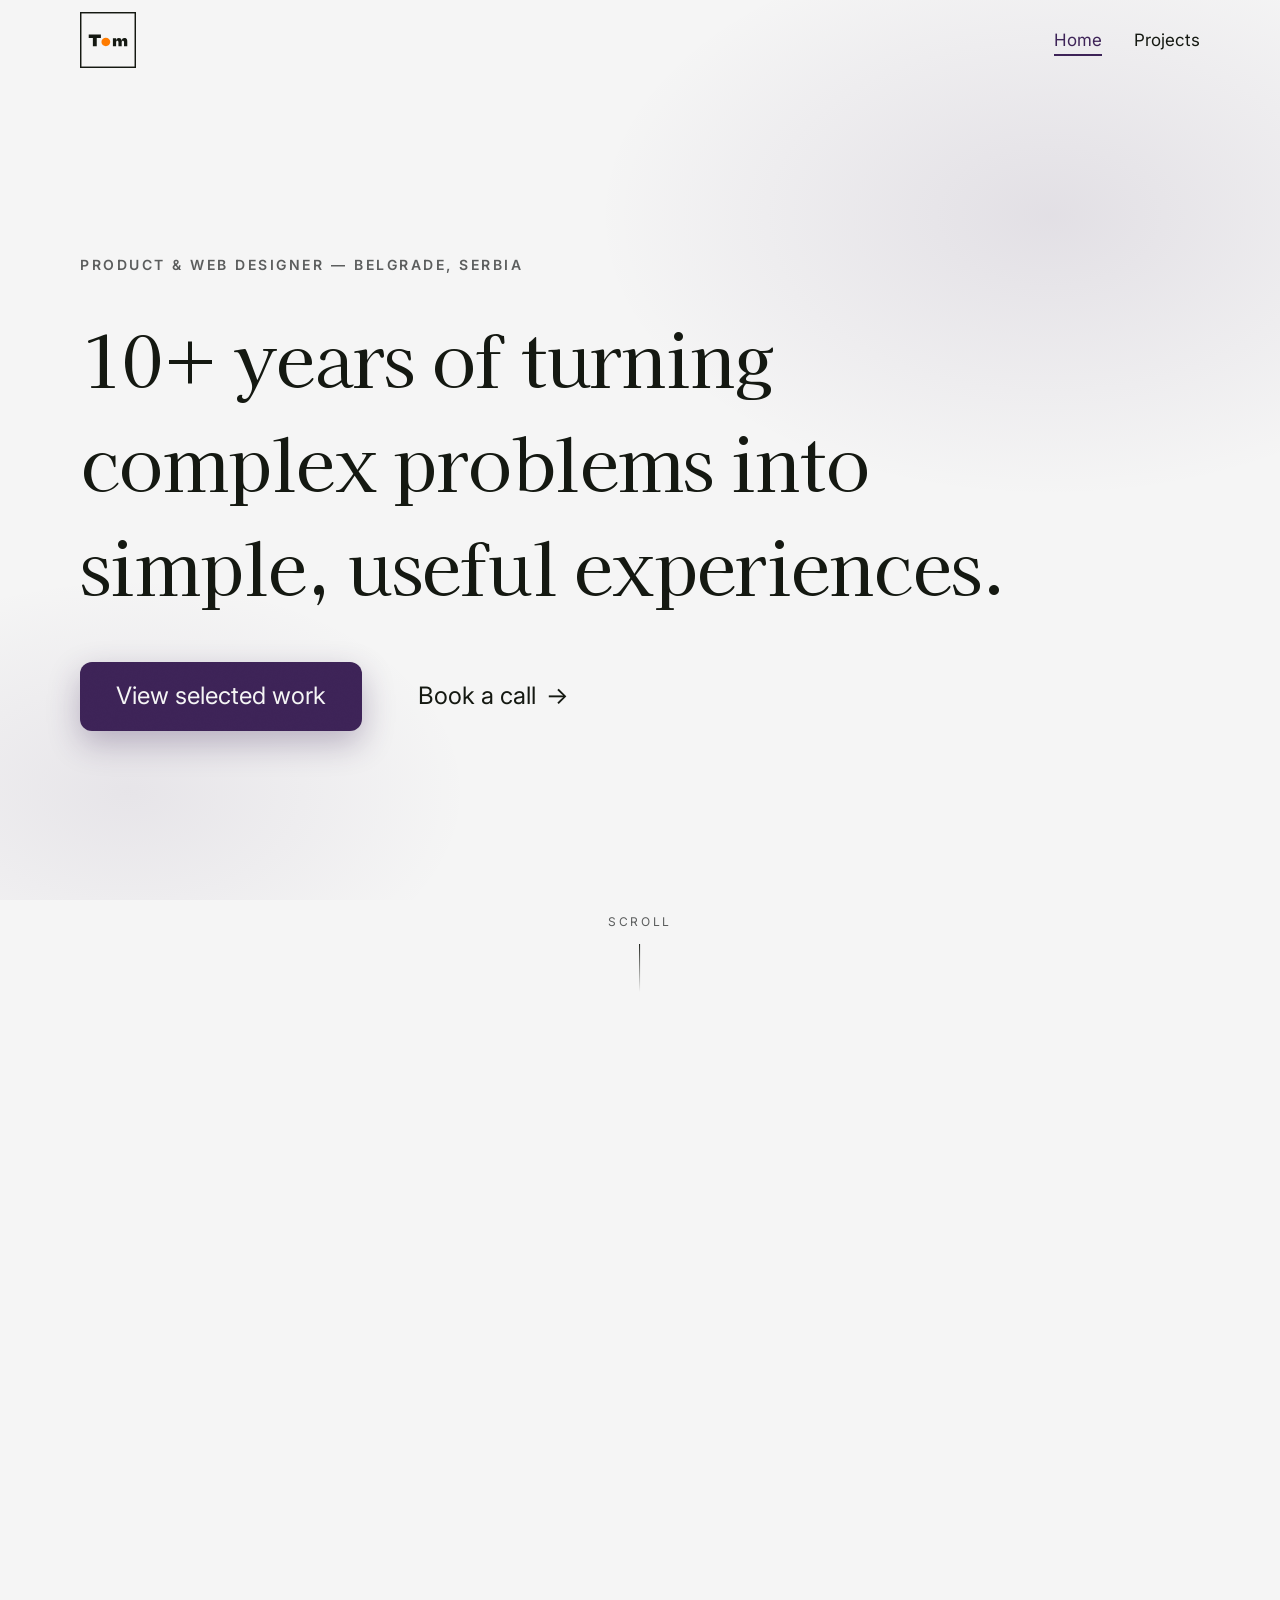
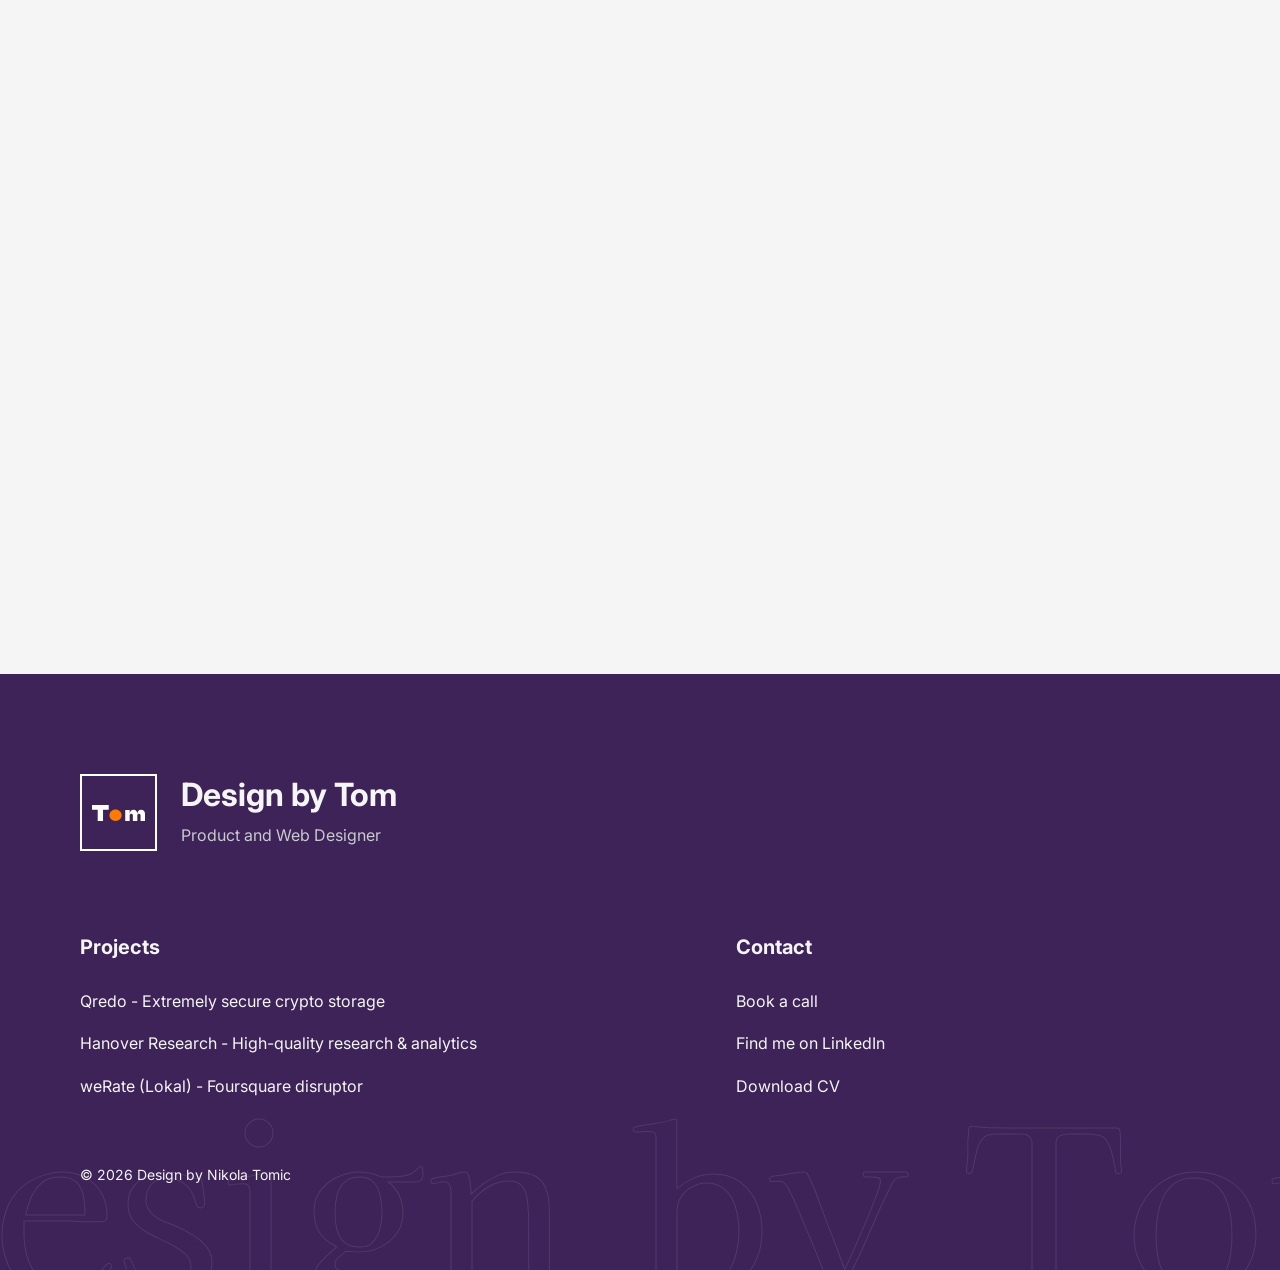
<file: index.html>
<!doctype html>
<html lang="en">
<head>
  <meta charset="utf-8">
  <meta name="viewport" content="width=device-width, initial-scale=1">
  <title>Design by Tom — Product and Web Designer</title>
  <meta name="description" content="Nikola Tomic is a product and web designer in Belgrade, Serbia, with 10+ years across fintech, web3, SaaS and research platforms.">

  <link rel="icon" href="assets/img/logo-dark.svg">
  <link rel="preconnect" href="https://fonts.googleapis.com">
  <link rel="preconnect" href="https://fonts.gstatic.com" crossorigin>
  <link rel="stylesheet" href="https://fonts.googleapis.com/css2?family=Inter:wght@400;500;700&family=Kaisei+Decol:wght@400;700&display=swap">
  <link rel="stylesheet" href="css/style.css">
  <script src="js/main.js" defer></script>
</head>
<body class="page profile-page">

  <a class="visually-hidden" href="#main">Skip to content</a>

  <!-- ===== HEADER — keep identical across all pages ===================== -->
  <header class="site-header">
    <div class="container site-header__inner">
      <a href="index.html" aria-label="Design by Tom — home">
        <img class="site-header__logo" src="assets/img/logo-dark.svg" alt="Design by Tom" width="77" height="77">
      </a>
      <nav class="nav" id="nav" aria-label="Main">
        <a class="nav__link" href="index.html" aria-current="page">Home</a>
        <a class="nav__link" href="projects.html">Projects</a>
      </nav>
      <button class="nav-toggle" type="button" aria-expanded="false" aria-controls="nav">
        <span class="nav-toggle__bar" aria-hidden="true"></span>
        <span class="nav-toggle__bar" aria-hidden="true"></span>
        <span class="nav-toggle__bar" aria-hidden="true"></span>
        <span class="visually-hidden">Menu</span>
      </button>
    </div>
  </header>

  <main id="main">

    <!-- Hero: full-bleed radial glow, oversized display headline, primary
         CTAs and a scroll hint. The content below cascades in as you scroll. -->
    <section class="home-hero profile-hero">
      <div class="container home-hero__inner">
        <p class="home-hero__meta" data-parallax="0.10">Product &amp; Web Designer &mdash; Belgrade, Serbia</p>

        <h1 class="display home-hero__title">
          <span class="hero-mask"><span class="hero-line">10+ years of turning</span></span>
          <span class="hero-mask"><span class="hero-line">complex problems into</span></span>
          <span class="hero-mask"><span class="hero-line">simple, useful experiences.</span></span>
        </h1>

        <div class="home-hero__cta">
          <a class="btn btn--primary btn--lg" href="projects.html">View selected work</a>
          <a class="btn btn--quiet btn--lg" href="https://calendly.com/tomzee/30min" target="_blank" rel="noopener">Book a call</a>
        </div>
      </div>

      <p class="home-hero__scroll" data-parallax="0.06">Scroll</p>
    </section>

    <div class="profile">
      <div class="container">

        <div class="profile__top">
          <div class="profile__bio">
            <div class="profile__sections">
              <div class="profile-copy" data-reveal="scrub">
                <p>I&rsquo;m a Product Designer with a background in Web, UX, UI, and Content Design. Over the years, I&rsquo;ve worked across a range of industries and products&mdash;from fintech and web3 to research platforms, SaaS, and consumer applications.</p>
                <p>I enjoy getting stuck into complex problems, understanding what people actually need, and turning that understanding into products that feel clear, intuitive, and genuinely useful.</p>
              </div>

              <section class="profile-section" data-reveal="scrub">
                <h2 class="profile-section__title">What I do.</h2>
                <div class="profile-copy">
                  <p>I work across the full product design process, from discovery and defining problems through to UX, UI, prototyping, design systems, and developer handoff.</p>
                  <p>My background in UX writing also gives me a particular focus on the words within an interface. I believe good products don&rsquo;t just look good&mdash;they communicate clearly, guide users confidently, and make complicated things feel simple.</p>
                  <p>I&rsquo;m comfortable working on everything from early concepts and 0&rarr;1 products to established platforms that need refinement, structure, and a stronger user experience.</p>
                </div>
              </section>

              <section class="profile-section" data-reveal="scrub">
                <h2 class="profile-section__title">How I like to work.</h2>
                <div class="profile-copy">
                  <p>I believe the best design comes from understanding the problem before jumping into solutions. I&rsquo;m used to collaborating closely with product managers, developers, researchers, and other designers, using discussion, iteration, and feedback to challenge assumptions and arrive at better solutions. I&rsquo;m a firm believer of finding the right solution to a problem&mdash;attaching oneself to the early idea is a slippery slope.</p>
                  <p>I&rsquo;m also a big believer in balancing user needs with business and technical realities. Great product design sits somewhere in the middle: it should solve a real problem for the user while creating meaningful value for the product and the business.</p>
                  <p>Whether I&rsquo;m working independently or as part of a larger team, I value clear communication, thoughtful decision-making, and a healthy amount of curiosity.</p>
                </div>
              </section>

              <section class="profile-section" data-reveal="scrub">
                <h2 class="profile-section__title">Where I&rsquo;ve worked.</h2>
                <div class="profile-copy">
                  <p>Throughout my career, I&rsquo;ve had the opportunity to work with startups, established companies, and teams across a variety of industries, including fintech, web3, SaaS, research, and other digital products.</p>
                  <p>Some of my work has involved designing complex dashboards and platforms, building new product experiences from the ground up, creating design systems, improving existing user journeys, and shaping the content and interaction patterns that bring products to life.</p>
                  <p>I&rsquo;m always interested in the next interesting problem&mdash;especially when it&rsquo;s complex enough to require more than just making things look good.</p>
                </div>
              </section>
            </div>
          </div>

          <aside class="profile-card" data-reveal="scrub">
            <div class="profile-card__photo">
              <img src="assets/img/portrait.png" alt="Nikola Tomic" width="357" height="431">
            </div>
            <div class="profile-card__info">
              <div class="profile-card__identity">
                <p class="profile-card__name">Nikola Tomic</p>
                <div class="profile-card__meta">
                  <p class="profile-card__role">Product and Web Designer</p>
                  <p class="profile-card__place">Belgrade, Serbia</p>
                </div>
              </div>
              <div class="profile-card__actions">
                <a class="btn btn--primary btn--lg" href="https://calendly.com/tomzee/30min" target="_blank" rel="noopener">Book a call</a>
                <div class="icon-links">
                  <a class="icon-link" href="https://www.linkedin.com/in/tomzee/" target="_blank" rel="noopener">
                    <img src="assets/img/icon-linkedin.svg" alt="" width="24" height="24">Find me on LinkedIn
                  </a>
                  <a class="icon-link" href="assets/cv/Nikola-Tomic-Product-Designer-CV.pdf" download>
                    <img src="assets/img/icon-download.svg" alt="" width="24" height="24">Download CV
                  </a>
                </div>
              </div>
            </div>
          </aside>
        </div>

        <section class="testimonials" data-reveal="scrub">
          <h2 class="testimonials__title">What it&rsquo;s like to work with me.</h2>
          <div class="testimonials__track" tabindex="0" role="group" aria-label="Testimonials, scroll sideways for more">
            <figure class="testimonial">
              <blockquote class="testimonial__quote">
                <p>Beyond his skills, Nikola brings a calm, professional energy to every project.</p>
                <p>A designer who communicates like a consultant, and consistently elevates the overall product experience.</p>
              </blockquote>
              <figcaption class="testimonial__author">
                <span class="testimonial__name">Nikola Marinkovic</span>
                <span class="testimonial__role">Founder, Neopix</span>
              </figcaption>
            </figure>
            <figure class="testimonial">
              <blockquote class="testimonial__quote">
                <p>Nikola is a product designer who fits seamlessly into a strong product-delivery culture.</p>
                <p>Nikola doesn&rsquo;t just execute designs - he actively contributes to the shared vision, elevates team spirit, and treats clients&rsquo; products as if they were our own.</p>
              </blockquote>
              <figcaption class="testimonial__author">
                <span class="testimonial__name">Stefan Zulovic</span>
                <span class="testimonial__role">Delivery Manager, Neopix</span>
              </figcaption>
            </figure>
            <figure class="testimonial">
              <blockquote class="testimonial__quote">
                <p>Nikola is amazing at communication and always keeps things clear and friendly.</p>
                <p>He builds design systems with strong structure and smart thinking &mdash; everything feels organized and easy to use.</p>
              </blockquote>
              <figcaption class="testimonial__author">
                <span class="testimonial__name">Dejan Baric</span>
                <span class="testimonial__role">Senior Product Designer, Neopix</span>
              </figcaption>
            </figure>
            <figure class="testimonial">
              <blockquote class="testimonial__quote">
                <p>During his time at Qredo Nikola was in sole charge of our UX copy, and with our subject matter being inherently very complex and difficult to understand (blockchain and crypto), he used his powers for good.</p>
              </blockquote>
              <figcaption class="testimonial__author">
                <span class="testimonial__name">Will Rose</span>
                <span class="testimonial__role">Design Lead, Qredo</span>
              </figcaption>
            </figure>
          </div>
        </section>

      </div>
    </div>
  </main>

  <!-- ===== FOOTER — keep identical across all pages ===================== -->
  <footer class="site-footer">
    <div class="container site-footer__inner" data-reveal="fade">

      <div class="site-footer__brand">
        <img class="site-footer__logo" src="assets/img/logo-white.svg" alt="" width="77" height="77">
        <div>
          <p class="site-footer__name">Design by Tom</p>
          <p class="site-footer__role">Product and Web Designer</p>
        </div>
      </div>

      <div class="site-footer__links">
        <div class="footer-cols">

          <div class="footer-col">
            <h2 class="footer-col__title">Projects</h2>
            <ul class="footer-col__list">
              <li><a href="project-qredo.html">Qredo - Extremely secure crypto storage</a></li>
              <li><a href="project-hanover.html">Hanover Research - High-quality research &amp; analytics</a></li>
              <li><a href="project-lokal.html">weRate (Lokal) - Foursquare disruptor</a></li>
            </ul>
          </div>

          <div class="footer-col">
            <h2 class="footer-col__title">Contact</h2>
            <ul class="footer-col__list">
              <li><a href="https://calendly.com/tomzee/30min">Book a call</a></li>
              <li><a href="https://www.linkedin.com/in/tomzee/">Find me on LinkedIn</a></li>
              <li><a href="assets/cv/Nikola-Tomic-Product-Designer-CV.pdf" download>Download CV</a></li>
            </ul>
          </div>

        </div>

        <p class="site-footer__legal">&copy; 2026 Design by Nikola Tomic</p>
      </div>

    </div>
  </footer>

</body>
</html>
</file>
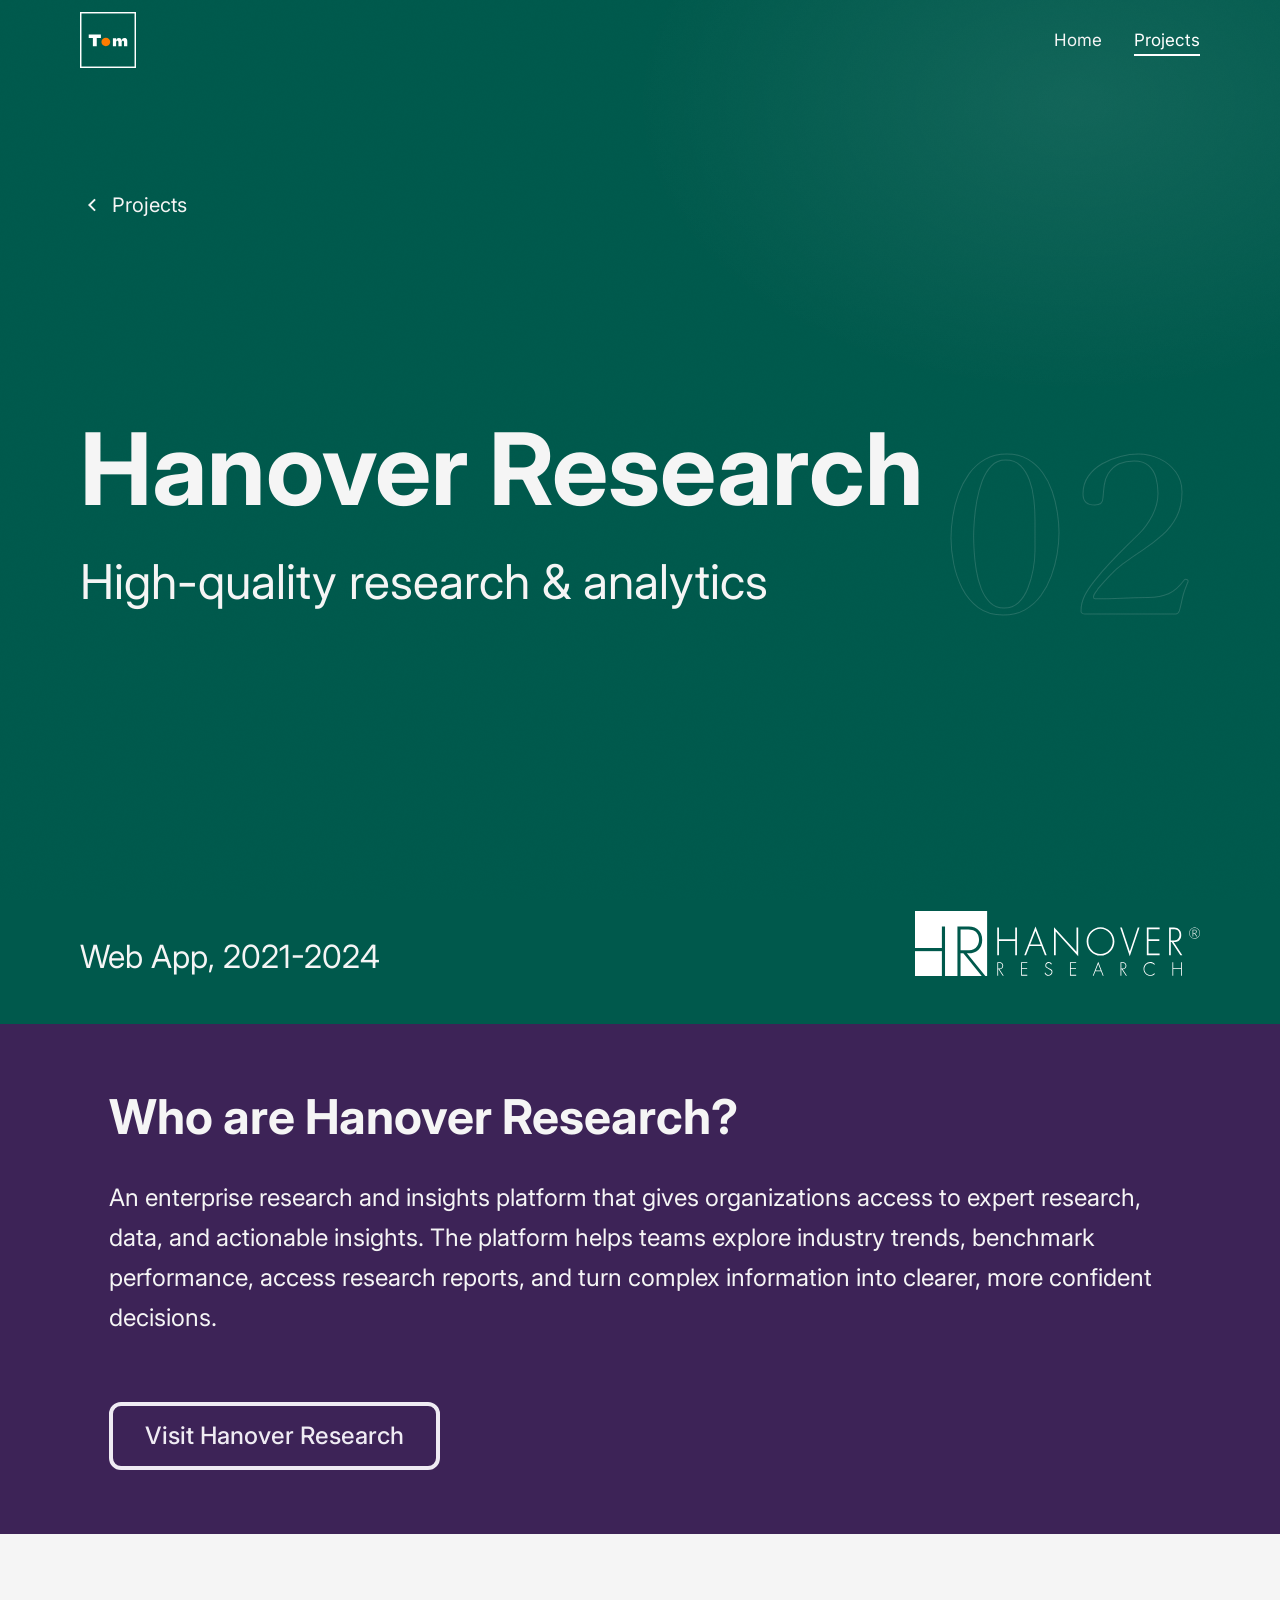
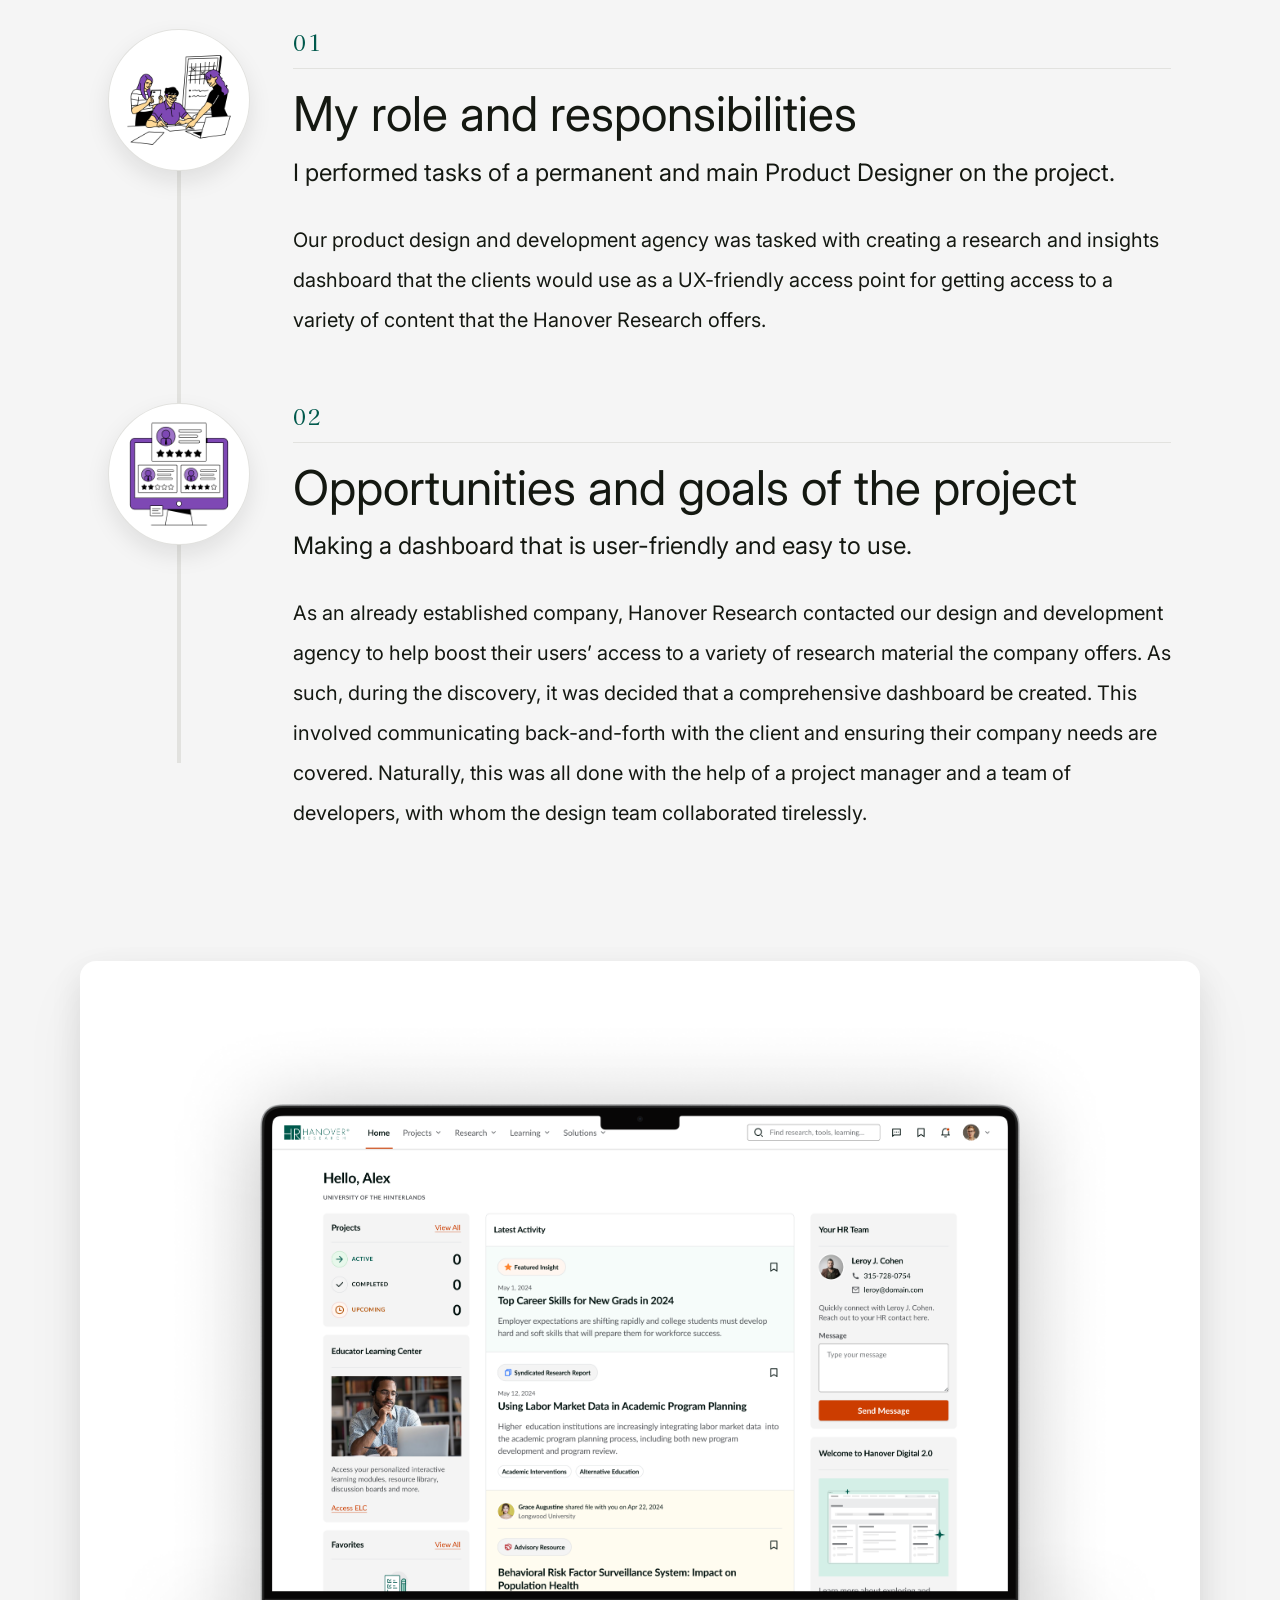
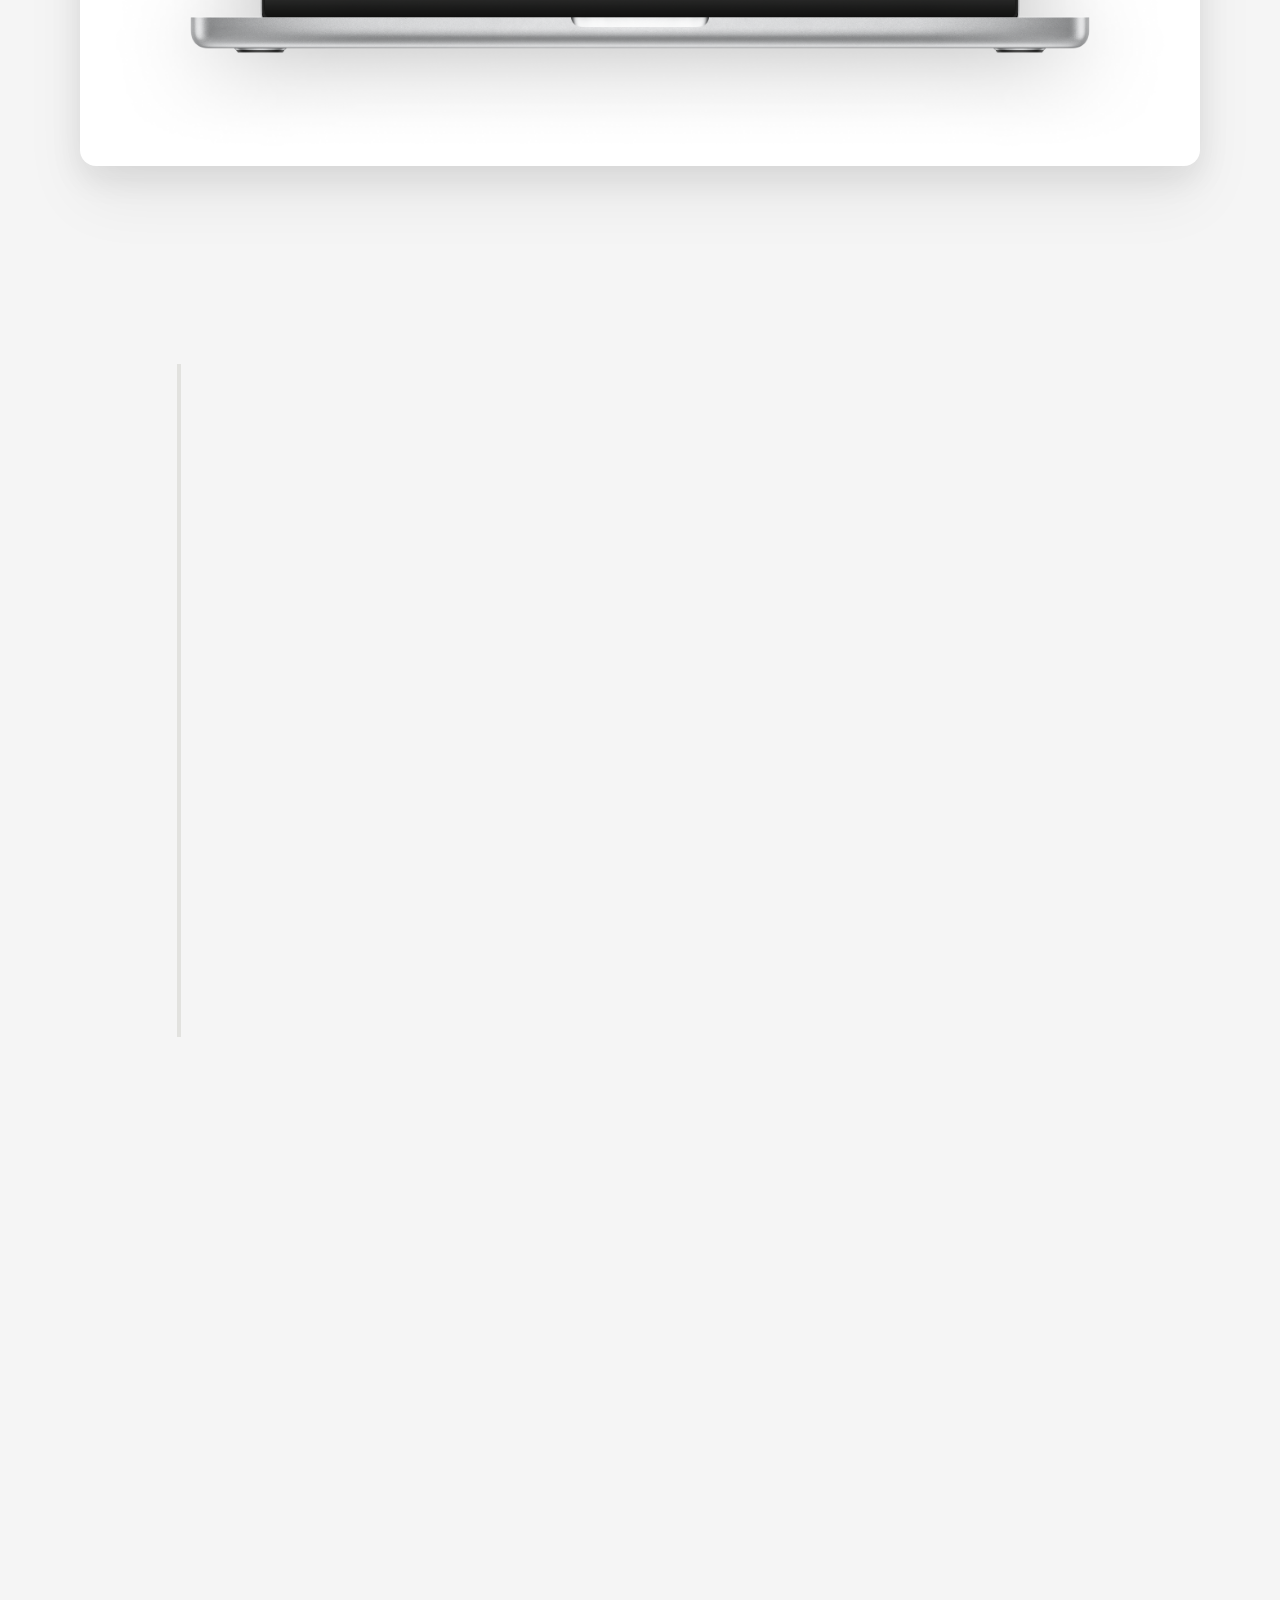
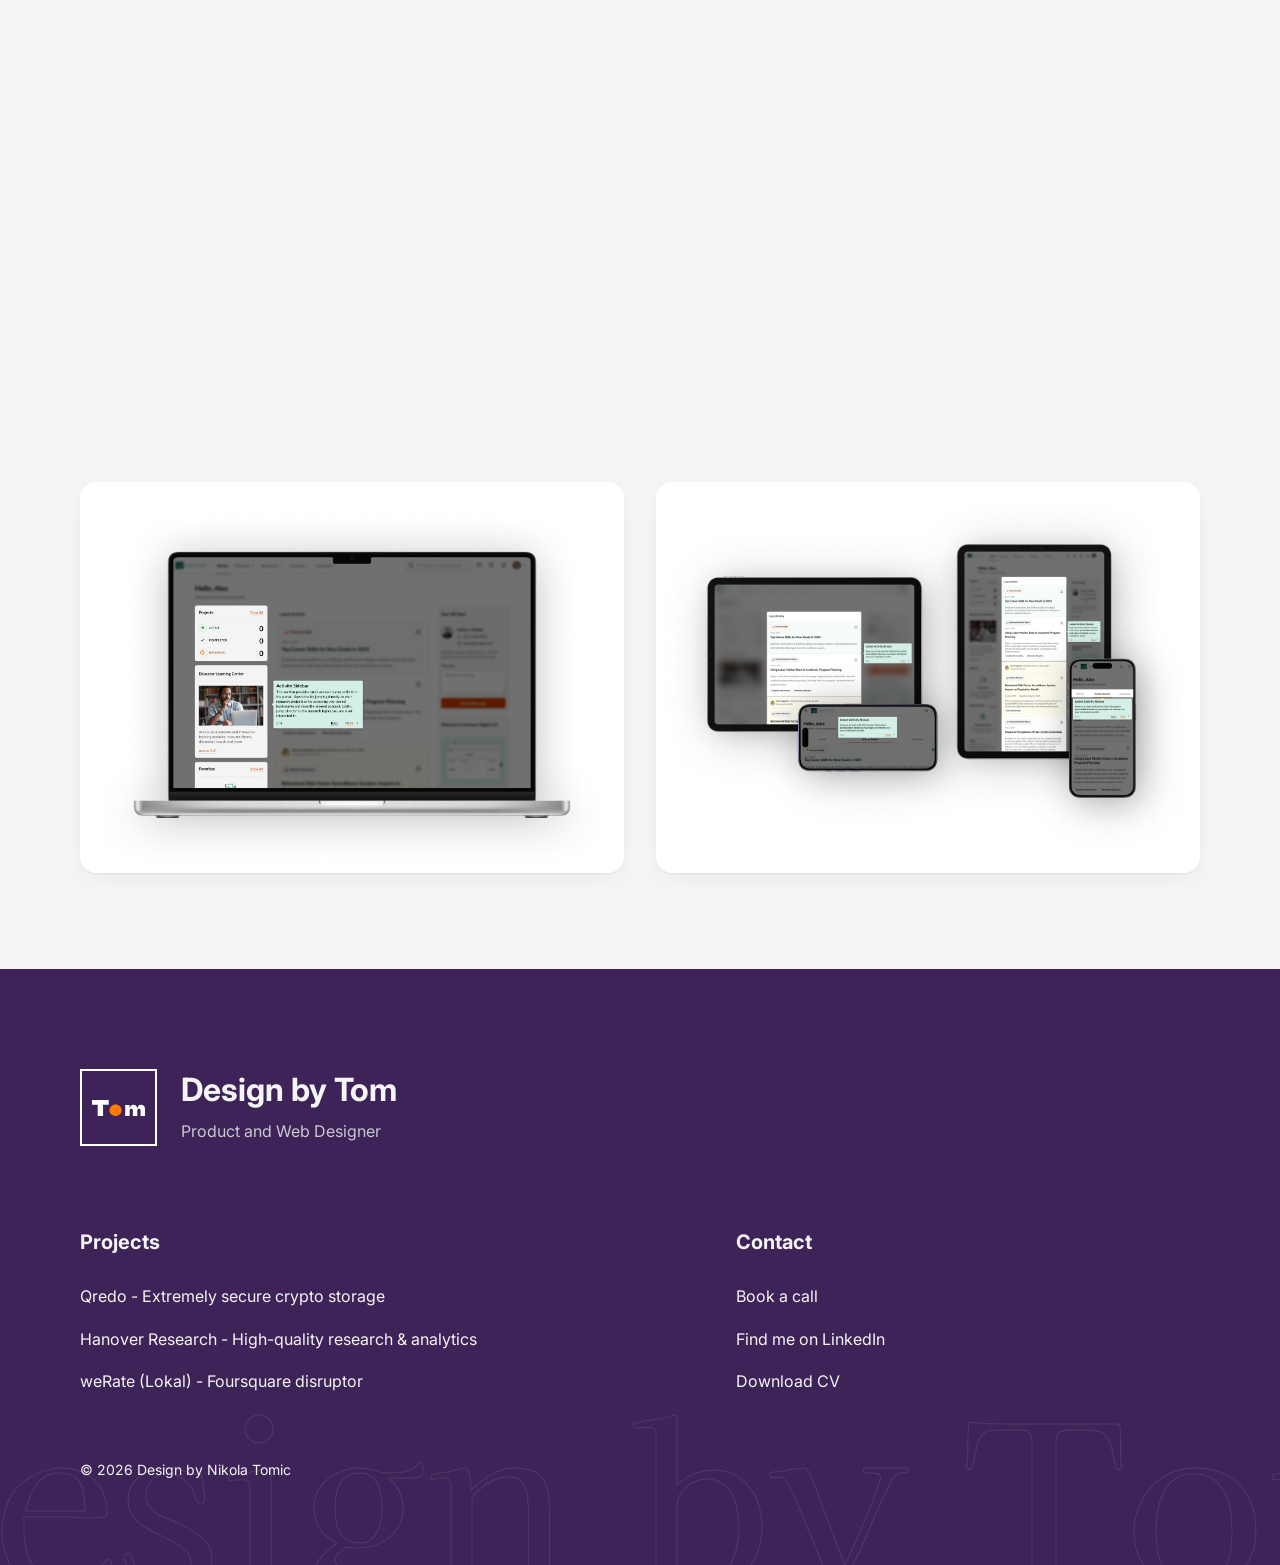
<file: project-hanover.html>
<!doctype html>
<html lang="en">
<head>
  <meta charset="utf-8">
  <meta name="viewport" content="width=device-width, initial-scale=1">
  <title>Hanover Research — Design by Tom</title>
  <meta name="description" content="Hanover Research case study: a research and insights dashboard built for a demanding responsive design system.">

  <link rel="icon" href="assets/img/logo-dark.svg">
  <link rel="preconnect" href="https://fonts.googleapis.com">
  <link rel="preconnect" href="https://fonts.gstatic.com" crossorigin>
  <link rel="stylesheet" href="https://fonts.googleapis.com/css2?family=Inter:wght@400;500;700&family=Kaisei+Decol:wght@400;700&display=swap">
  <link rel="stylesheet" href="css/style.css">
  <script src="js/main.js" defer></script>
</head>
<body class="page">

  <a class="visually-hidden" href="#main">Skip to content</a>

  <!-- ===== HEADER — keep identical across all pages ===================== -->
  <header class="site-header site-header--on-dark">
    <div class="container site-header__inner">
      <a href="index.html" aria-label="Design by Tom — home">
        <img class="site-header__logo" src="assets/img/logo-white.svg" alt="Design by Tom" width="77" height="77">
      </a>
      <nav class="nav" id="nav" aria-label="Main">
        <a class="nav__link" href="index.html">Home</a>
        <a class="nav__link" href="projects.html" aria-current="page">Projects</a>
      </nav>
      <button class="nav-toggle" type="button" aria-expanded="false" aria-controls="nav">
        <span class="nav-toggle__bar" aria-hidden="true"></span>
        <span class="nav-toggle__bar" aria-hidden="true"></span>
        <span class="nav-toggle__bar" aria-hidden="true"></span>
        <span class="visually-hidden">Menu</span>
      </button>
    </div>
  </header>

  <main id="main">
    <section class="cs-hero cs-hero--hanover" style="--cs-title-w: 880px">
      <div class="container cs-hero__inner">
        <span class="cs-hero__index" aria-hidden="true">02</span>
        <a class="cs-back" href="projects.html" data-reveal="fade">
          <img src="assets/img/icon-arrow-left.svg" alt="" width="24" height="24">Projects
        </a>
        <div class="cs-hero__title" data-reveal data-parallax="0.12">
          <div class="cs-hero__heading">
            <h1 class="cs-hero__name">Hanover Research</h1>
            <p class="cs-hero__tagline">High-quality research &amp; analytics</p>
          </div>
          <p class="cs-hero__meta">Web App, 2021-2024</p>
        </div>
        <img class="cs-hero__logo cs-hero__logo--hanover" src="assets/img/hanover-logo.svg" alt="Hanover Research logo" width="285" height="65" style="transform: rotate(180deg) scaleX(-1)">
      </div>
    </section>

    <section class="cs-intro" data-reveal>
      <div class="cs-intro__inner">
        <div class="cs-intro__text">
          <h2 class="cs-intro__title">Who are Hanover Research?</h2>
          <p class="cs-intro__body">An enterprise research and insights platform that gives organizations access to expert research, data, and actionable insights. The platform helps teams explore industry trends, benchmark performance, access research reports, and turn complex information into clearer, more confident decisions.</p>
        </div>
        <!-- TODO: replace with the real Hanover Research website -->
        <a class="btn btn--outline" href="https://www.hanoverresearch.com/" target="_blank" rel="noopener">Visit Hanover Research</a>
      </div>
    </section>

    <div class="cs-body">
      <section class="cs-timeline cs-timeline--hanover">
        <div class="cs-timeline__entries">
          <article class="cs-entry" data-reveal>
            <div class="cs-entry__node">
              <img src="assets/img/hanover-node-1.png" alt="" width="140" height="140" loading="lazy">
            </div>
            <div class="cs-entry__text">
              <div class="cs-entry__head">
                <h2 class="cs-entry__title">My role and responsibilities</h2>
                <p class="cs-entry__lede">I performed tasks of a permanent and main Product Designer on the project.</p>
              </div>
              <div class="cs-entry__body">
                <p>Our product design and development agency was tasked with creating a research and insights dashboard that the clients would use as a UX-friendly access point for getting access to a variety of content that the Hanover Research offers.</p>
              </div>
            </div>
          </article>

          <article class="cs-entry" data-reveal>
            <div class="cs-entry__node">
              <img src="assets/img/hanover-node-2.png" alt="" width="140" height="140" loading="lazy">
            </div>
            <div class="cs-entry__text">
              <div class="cs-entry__head">
                <h2 class="cs-entry__title">Opportunities and goals of the project</h2>
                <p class="cs-entry__lede">Making a dashboard that is user-friendly and easy to use.</p>
              </div>
              <div class="cs-entry__body">
                <p>As an already established company, Hanover Research contacted our design and development agency to help boost their users&rsquo; access to a variety of research material the company offers. As such, during the discovery, it was decided that a comprehensive dashboard be created. This involved communicating back-and-forth with the client and ensuring their company needs are covered. Naturally, this was all done with the help of a project manager and a team of developers, with whom the design team collaborated tirelessly.</p>
              </div>
            </div>
          </article>
        </div>
      </section>

      <figure class="cs-shot" data-reveal>
          <img src="assets/img/hanover-shot-main.png" alt="Hanover main product shot" width="5481" height="3940" loading="lazy">
        </figure>

      <section class="cs-timeline cs-timeline--hanover">
        <div class="cs-timeline__entries">
          <article class="cs-entry" data-reveal>
            <div class="cs-entry__node">
              <img src="assets/img/hanover-node-3.png" alt="" width="140" height="140" loading="lazy">
            </div>
            <div class="cs-entry__text">
              <div class="cs-entry__head">
                <h2 class="cs-entry__title">Biggest challenge faced</h2>
              </div>
              <div class="cs-entry__body">
                <p>This project involved setting up a detailed design system, to cater to comprehensive responsive measurements. This included non-traditional sizes such as phone portrait, phone landscape, tablet portrait, tablet landscape, desktop (1440px), as well as desktop (1920px) sizes. Although this proved to be quite a challenge at certain points, I am happy to say that we&rsquo;ve managed to tackle the demanding responsive screen types for Hanover Research.</p>
              </div>
            </div>
          </article>

          <article class="cs-entry" data-reveal>
            <div class="cs-entry__node">
              <img src="assets/img/hanover-node-4.png" alt="" width="140" height="140" loading="lazy">
            </div>
            <div class="cs-entry__text">
              <div class="cs-entry__head">
                <h2 class="cs-entry__title">Outcome and learnings</h2>
              </div>
              <div class="cs-entry__body">
                <p>I&rsquo;m especially proud of how the new user tour (which I spearheaded) came out; even though we had a lot of information to display, the tour was effective in making everything appear clean, simple, and easy to use, thereby ensuring user retention. This part of the app was met with positive feedback.</p>
                <p>Ultimately, the project was completed successfully and to complete client&rsquo;s satisfaction, which is something I wear as a badge of honor.</p>
              </div>
            </div>
          </article>
        </div>
      </section>

      <div class="cs-gallery">
          <figure class="cs-gallery__item" data-reveal>
            <img src="assets/img/hanover-shot-1.png" alt="Hanover product shot" width="1827" height="1314" loading="lazy">
          </figure>
          <figure class="cs-gallery__item" data-reveal>
            <img src="assets/img/hanover-shot-2.png" alt="Hanover product shot" width="1827" height="1314" loading="lazy">
          </figure>
          <figure class="cs-gallery__item" data-reveal>
            <img src="assets/img/hanover-shot-3.png" alt="Hanover product shot" width="1827" height="1314" loading="lazy">
          </figure>
          <figure class="cs-gallery__item" data-reveal>
            <img src="assets/img/hanover-shot-4.png" alt="Hanover product shot" width="1827" height="1314" loading="lazy">
          </figure>
          <figure class="cs-gallery__item" data-reveal>
            <img src="assets/img/hanover-shot-5.png" alt="Hanover product shot" width="1584" height="1074" loading="lazy">
          </figure>
          <figure class="cs-gallery__item" data-reveal>
            <img src="assets/img/hanover-shot-6.png" alt="Hanover product shot" width="1584" height="1074" loading="lazy">
          </figure>
        </div>
    </div>
  </main>

  <!-- ===== FOOTER — keep identical across all pages ===================== -->
  <footer class="site-footer">
    <div class="container site-footer__inner" data-reveal="fade">

      <div class="site-footer__brand">
        <img class="site-footer__logo" src="assets/img/logo-white.svg" alt="" width="77" height="77">
        <div>
          <p class="site-footer__name">Design by Tom</p>
          <p class="site-footer__role">Product and Web Designer</p>
        </div>
      </div>

      <div class="site-footer__links">
        <div class="footer-cols">

          <div class="footer-col">
            <h2 class="footer-col__title">Projects</h2>
            <ul class="footer-col__list">
              <li><a href="project-qredo.html">Qredo - Extremely secure crypto storage</a></li>
              <li><a href="project-hanover.html">Hanover Research - High-quality research &amp; analytics</a></li>
              <li><a href="project-lokal.html">weRate (Lokal) - Foursquare disruptor</a></li>
            </ul>
          </div>

          <div class="footer-col">
            <h2 class="footer-col__title">Contact</h2>
            <ul class="footer-col__list">
              <li><a href="https://calendly.com/tomzee/30min">Book a call</a></li>
              <li><a href="https://www.linkedin.com/in/tomzee/">Find me on LinkedIn</a></li>
              <li><a href="assets/cv/Nikola-Tomic-Product-Designer-CV.pdf" download>Download CV</a></li>
            </ul>
          </div>

        </div>

        <p class="site-footer__legal">&copy; 2026 Design by Nikola Tomic</p>
      </div>

    </div>
  </footer>

</body>
</html>
</file>
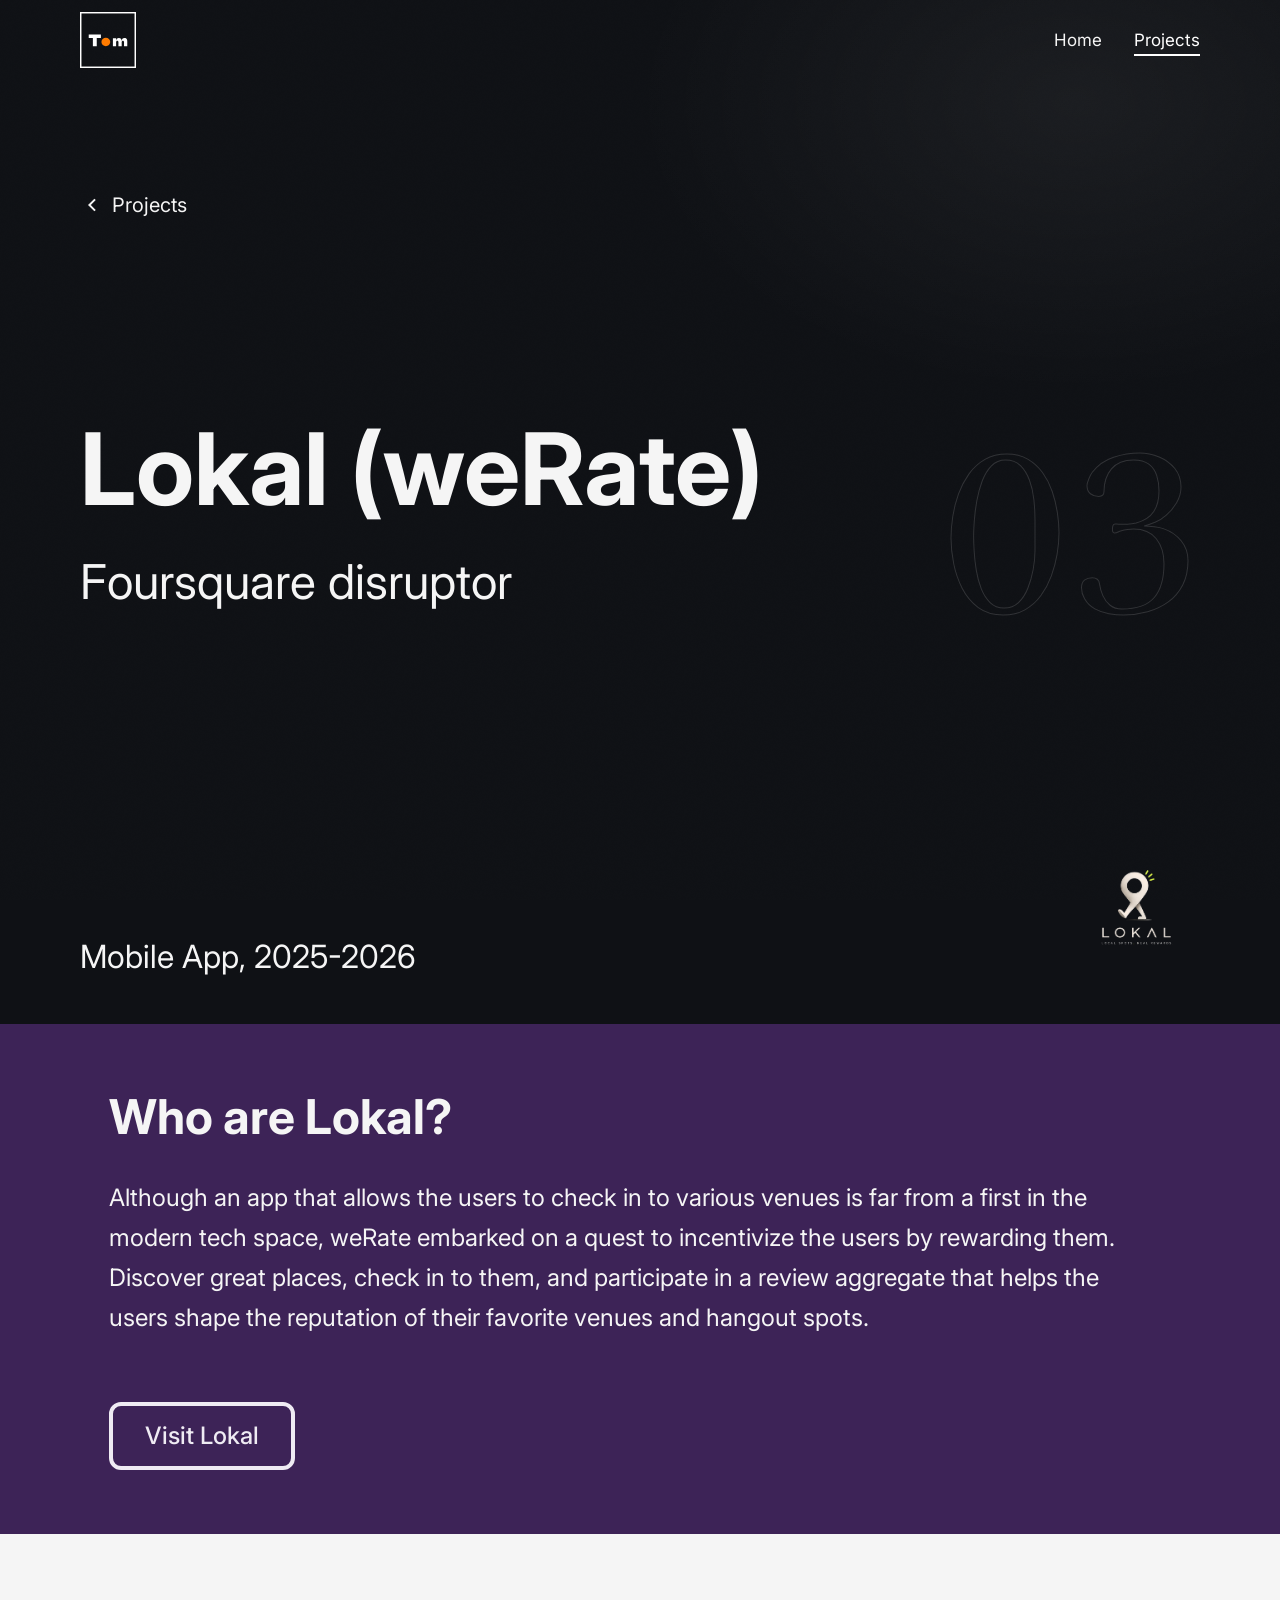
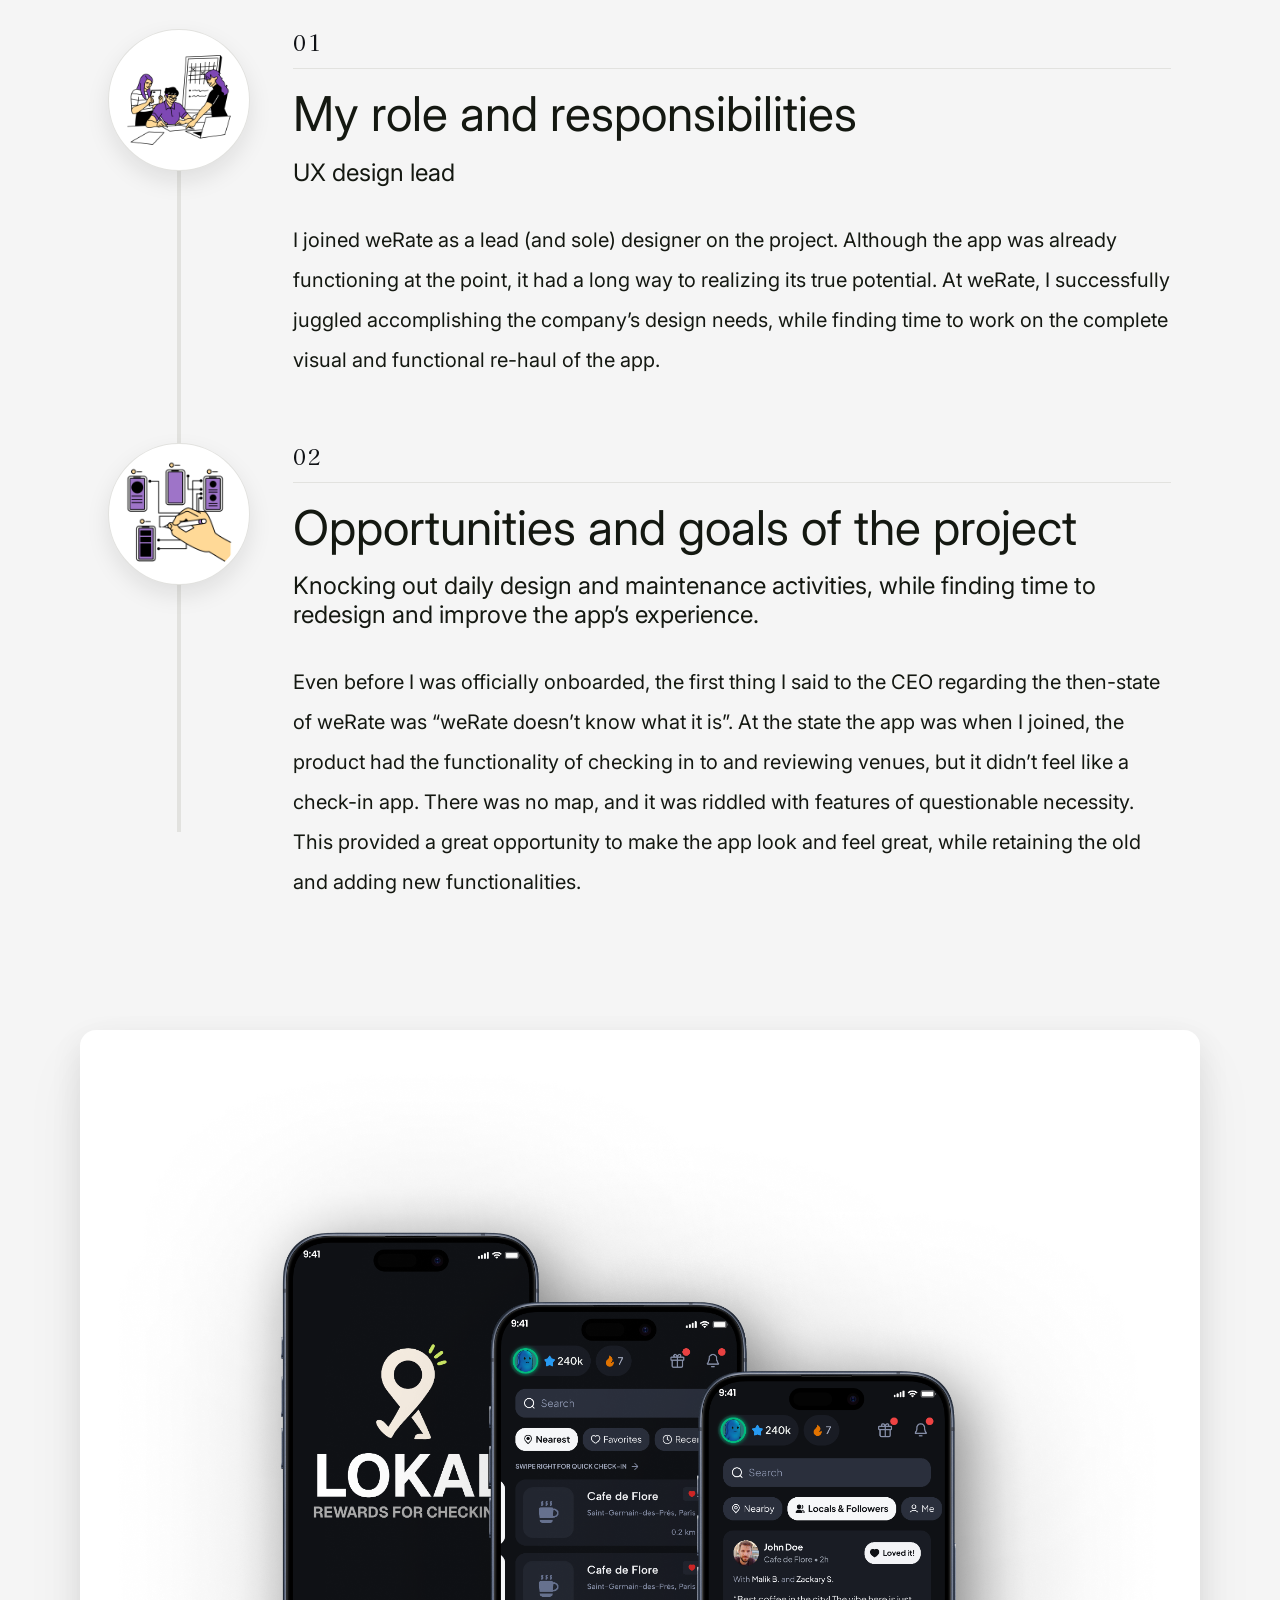
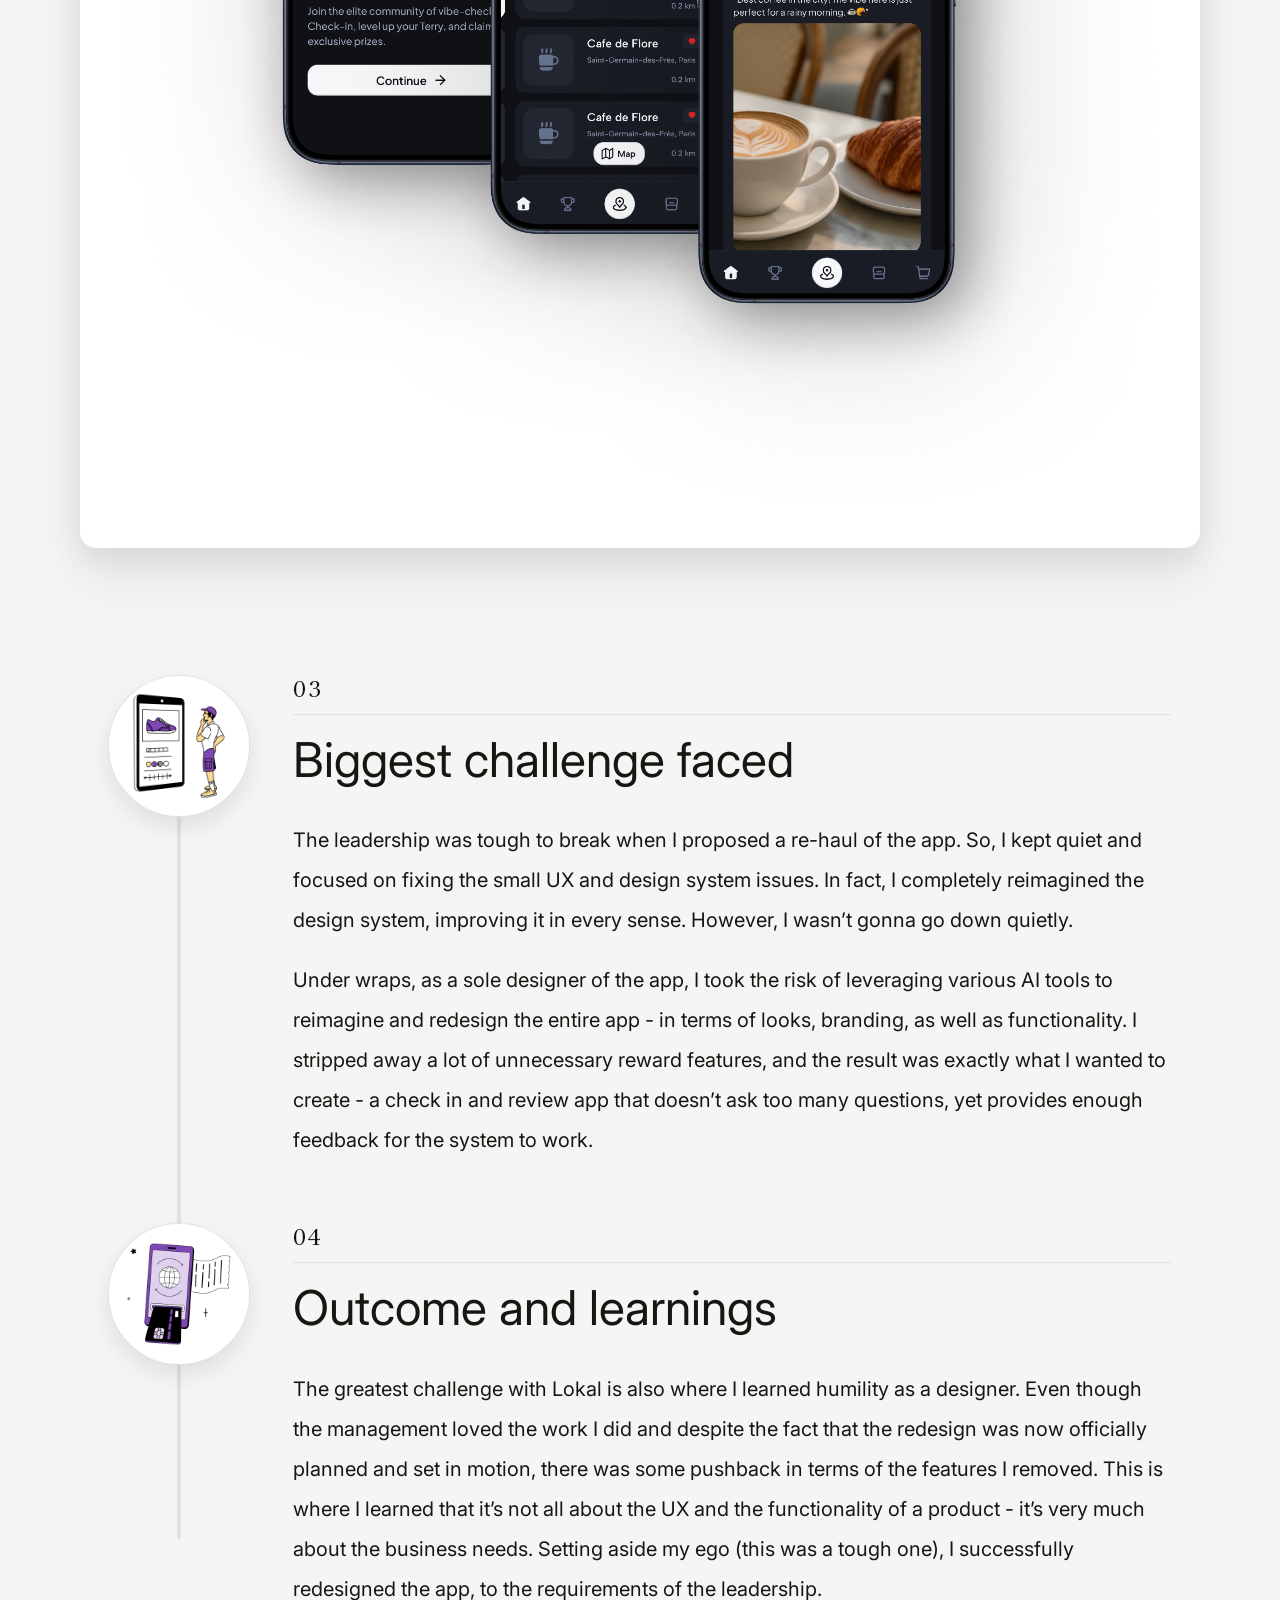
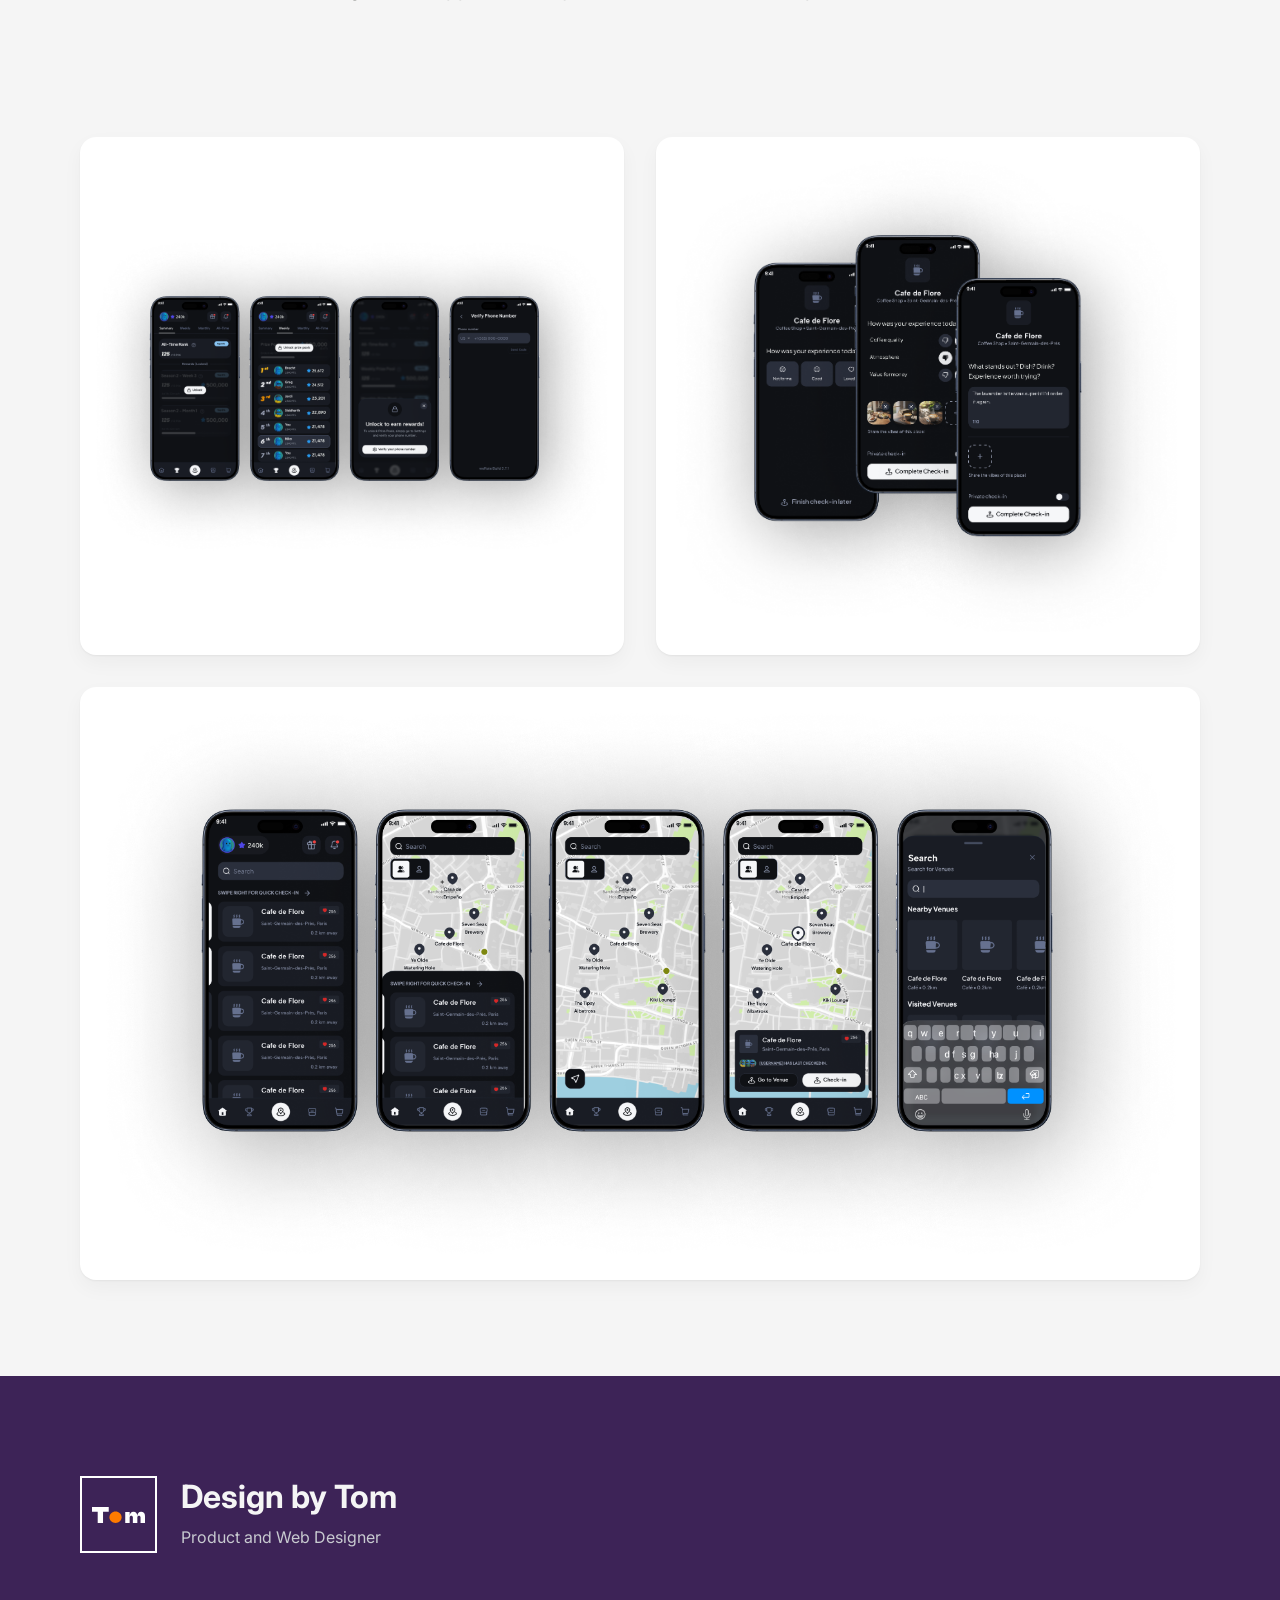
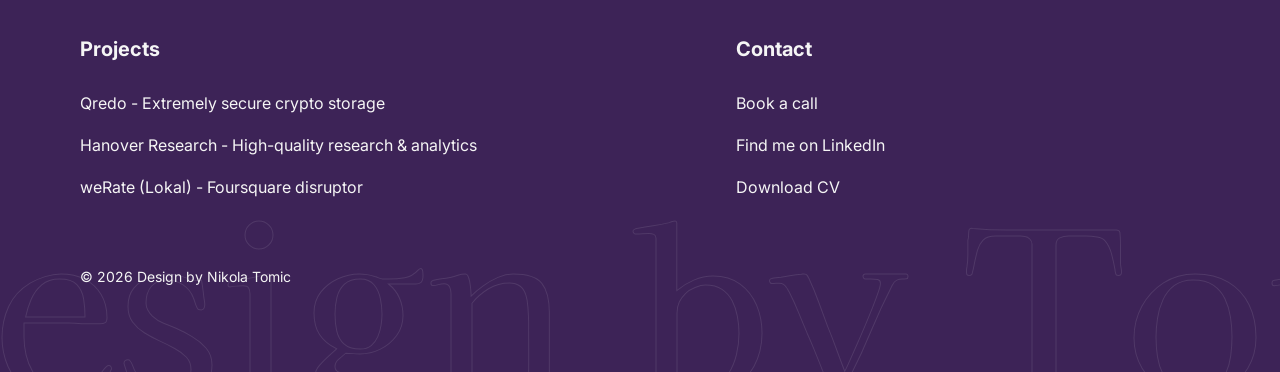
<file: project-lokal.html>
<!doctype html>
<html lang="en">
<head>
  <meta charset="utf-8">
  <meta name="viewport" content="width=device-width, initial-scale=1">
  <title>Lokal (weRate) — Design by Tom</title>
  <meta name="description" content="Lokal (weRate) case study: redesigning a check-in and review app around real business needs.">

  <link rel="icon" href="assets/img/logo-dark.svg">
  <link rel="preconnect" href="https://fonts.googleapis.com">
  <link rel="preconnect" href="https://fonts.gstatic.com" crossorigin>
  <link rel="stylesheet" href="https://fonts.googleapis.com/css2?family=Inter:wght@400;500;700&family=Kaisei+Decol:wght@400;700&display=swap">
  <link rel="stylesheet" href="css/style.css">
  <script src="js/main.js" defer></script>
</head>
<body class="page">

  <a class="visually-hidden" href="#main">Skip to content</a>

  <!-- ===== HEADER — keep identical across all pages ===================== -->
  <header class="site-header site-header--on-dark">
    <div class="container site-header__inner">
      <a href="index.html" aria-label="Design by Tom — home">
        <img class="site-header__logo" src="assets/img/logo-white.svg" alt="Design by Tom" width="77" height="77">
      </a>
      <nav class="nav" id="nav" aria-label="Main">
        <a class="nav__link" href="index.html">Home</a>
        <a class="nav__link" href="projects.html" aria-current="page">Projects</a>
      </nav>
      <button class="nav-toggle" type="button" aria-expanded="false" aria-controls="nav">
        <span class="nav-toggle__bar" aria-hidden="true"></span>
        <span class="nav-toggle__bar" aria-hidden="true"></span>
        <span class="nav-toggle__bar" aria-hidden="true"></span>
        <span class="visually-hidden">Menu</span>
      </button>
    </div>
  </header>

  <main id="main">
    <section class="cs-hero cs-hero--lokal" style="--cs-title-w: 710px">
      <div class="container cs-hero__inner">
        <span class="cs-hero__index" aria-hidden="true">03</span>
        <a class="cs-back" href="projects.html" data-reveal="fade">
          <img src="assets/img/icon-arrow-left.svg" alt="" width="24" height="24">Projects
        </a>
        <div class="cs-hero__title" data-reveal data-parallax="0.12">
          <div class="cs-hero__heading">
            <h1 class="cs-hero__name">Lokal (weRate)</h1>
            <p class="cs-hero__tagline">Foursquare disruptor</p>
          </div>
          <p class="cs-hero__meta">Mobile App, 2025-2026</p>
        </div>
        <img class="cs-hero__logo cs-hero__logo--lokal" src="assets/img/lokal-logo.png" alt="Lokal logo" width="130" height="130" data-reveal="fade">
      </div>
    </section>

    <section class="cs-intro" data-reveal>
      <div class="cs-intro__inner">
        <div class="cs-intro__text">
          <h2 class="cs-intro__title">Who are Lokal?</h2>
          <p class="cs-intro__body">Although an app that allows the users to check in to various venues is far from a first in the modern tech space, weRate embarked on a quest to incentivize the users by rewarding them. Discover great places, check in to them, and participate in a review aggregate that helps the users shape the reputation of their favorite venues and hangout spots.</p>
        </div>
        <!-- TODO: replace with the real Lokal (weRate) website -->
        <a class="btn btn--outline" href="https://lokal.spot" target="_blank" rel="noopener">Visit Lokal</a>
      </div>
    </section>

    <div class="cs-body">
      <section class="cs-timeline cs-timeline--lokal">
        <div class="cs-timeline__entries">
          <article class="cs-entry" data-reveal>
            <div class="cs-entry__node">
              <img src="assets/img/lokal-node-1.png" alt="" width="140" height="140" loading="lazy">
            </div>
            <div class="cs-entry__text">
              <div class="cs-entry__head">
                <h2 class="cs-entry__title">My role and responsibilities</h2>
                <p class="cs-entry__lede">UX design lead</p>
              </div>
              <div class="cs-entry__body">
                <p>I joined weRate as a lead (and sole) designer on the project. Although the app was already functioning at the point, it had a long way to realizing its true potential. At weRate, I successfully juggled accomplishing the company&rsquo;s design needs, while finding time to work on the complete visual and functional re-haul of the app.</p>
              </div>
            </div>
          </article>

          <article class="cs-entry" data-reveal>
            <div class="cs-entry__node">
              <img src="assets/img/lokal-node-2.png" alt="" width="140" height="140" loading="lazy">
            </div>
            <div class="cs-entry__text">
              <div class="cs-entry__head">
                <h2 class="cs-entry__title">Opportunities and goals of the project</h2>
                <p class="cs-entry__lede">Knocking out daily design and maintenance activities, while finding time to redesign and improve the app&rsquo;s experience.</p>
              </div>
              <div class="cs-entry__body">
                <p>Even before I was officially onboarded, the first thing I said to the CEO regarding the then-state of weRate was &ldquo;weRate doesn&rsquo;t know what it is&rdquo;. At the state the app was when I joined, the product had the functionality of checking in to and reviewing venues, but it didn&rsquo;t feel like a check-in app. There was no map, and it was riddled with features of questionable necessity. This provided a great opportunity to make the app look and feel great, while retaining the old and adding new functionalities.</p>
              </div>
            </div>
          </article>
        </div>
      </section>

      <figure class="cs-shot" data-reveal>
          <img src="assets/img/lokal-shot-main.png" alt="Lokal main product shot" width="4161" height="4153" loading="lazy">
        </figure>

      <section class="cs-timeline cs-timeline--lokal">
        <div class="cs-timeline__entries">
          <article class="cs-entry" data-reveal>
            <div class="cs-entry__node">
              <img src="assets/img/lokal-node-3.png" alt="" width="140" height="140" loading="lazy">
            </div>
            <div class="cs-entry__text">
              <div class="cs-entry__head">
                <h2 class="cs-entry__title">Biggest challenge faced</h2>
              </div>
              <div class="cs-entry__body">
                <p>The leadership was tough to break when I proposed a re-haul of the app. So, I kept quiet and focused on fixing the small UX and design system issues. In fact, I completely reimagined the design system, improving it in every sense. However, I wasn&rsquo;t gonna go down quietly.</p>
                <p>Under wraps, as a sole designer of the app, I took the risk of leveraging various AI tools to reimagine and redesign the entire app - in terms of looks, branding, as well as functionality. I stripped away a lot of unnecessary reward features, and the result was exactly what I wanted to create - a check in and review app that doesn&rsquo;t ask too many questions, yet provides enough feedback for the system to work.</p>
              </div>
            </div>
          </article>

          <article class="cs-entry" data-reveal>
            <div class="cs-entry__node">
              <img src="assets/img/lokal-node-4.png" alt="" width="140" height="140" loading="lazy">
            </div>
            <div class="cs-entry__text">
              <div class="cs-entry__head">
                <h2 class="cs-entry__title">Outcome and learnings</h2>
              </div>
              <div class="cs-entry__body">
                <p>The greatest challenge with Lokal is also where I learned humility as a designer. Even though the management loved the work I did and despite the fact that the redesign was now officially planned and set in motion, there was some pushback in terms of the features I removed. This is where I learned that it&rsquo;s not all about the UX and the functionality of a product - it&rsquo;s very much about the business needs. Setting aside my ego (this was a tough one), I successfully redesigned the app, to the requirements of the leadership.</p>
              </div>
            </div>
          </article>
        </div>
      </section>

      <div class="cs-gallery">
          <figure class="cs-gallery__item" data-reveal>
            <img src="assets/img/lokal-shot-1.png" alt="Lokal product shot" width="1470" height="920" loading="lazy">
          </figure>
          <figure class="cs-gallery__item" data-reveal>
            <img src="assets/img/lokal-shot-2.png" alt="Lokal product shot" width="1317" height="1255" loading="lazy">
          </figure>
          <figure class="cs-gallery__item" data-reveal>
            <img src="assets/img/lokal-shot-3.png" alt="Lokal product shot" width="1740" height="920" loading="lazy">
          </figure>
        </div>
    </div>
  </main>

  <!-- ===== FOOTER — keep identical across all pages ===================== -->
  <footer class="site-footer">
    <div class="container site-footer__inner" data-reveal="fade">

      <div class="site-footer__brand">
        <img class="site-footer__logo" src="assets/img/logo-white.svg" alt="" width="77" height="77">
        <div>
          <p class="site-footer__name">Design by Tom</p>
          <p class="site-footer__role">Product and Web Designer</p>
        </div>
      </div>

      <div class="site-footer__links">
        <div class="footer-cols">

          <div class="footer-col">
            <h2 class="footer-col__title">Projects</h2>
            <ul class="footer-col__list">
              <li><a href="project-qredo.html">Qredo - Extremely secure crypto storage</a></li>
              <li><a href="project-hanover.html">Hanover Research - High-quality research &amp; analytics</a></li>
              <li><a href="project-lokal.html">weRate (Lokal) - Foursquare disruptor</a></li>
            </ul>
          </div>

          <div class="footer-col">
            <h2 class="footer-col__title">Contact</h2>
            <ul class="footer-col__list">
              <li><a href="https://calendly.com/tomzee/30min">Book a call</a></li>
              <li><a href="https://www.linkedin.com/in/tomzee/">Find me on LinkedIn</a></li>
              <li><a href="assets/cv/Nikola-Tomic-Product-Designer-CV.pdf" download>Download CV</a></li>
            </ul>
          </div>

        </div>

        <p class="site-footer__legal">&copy; 2026 Design by Nikola Tomic</p>
      </div>

    </div>
  </footer>

</body>
</html>
</file>
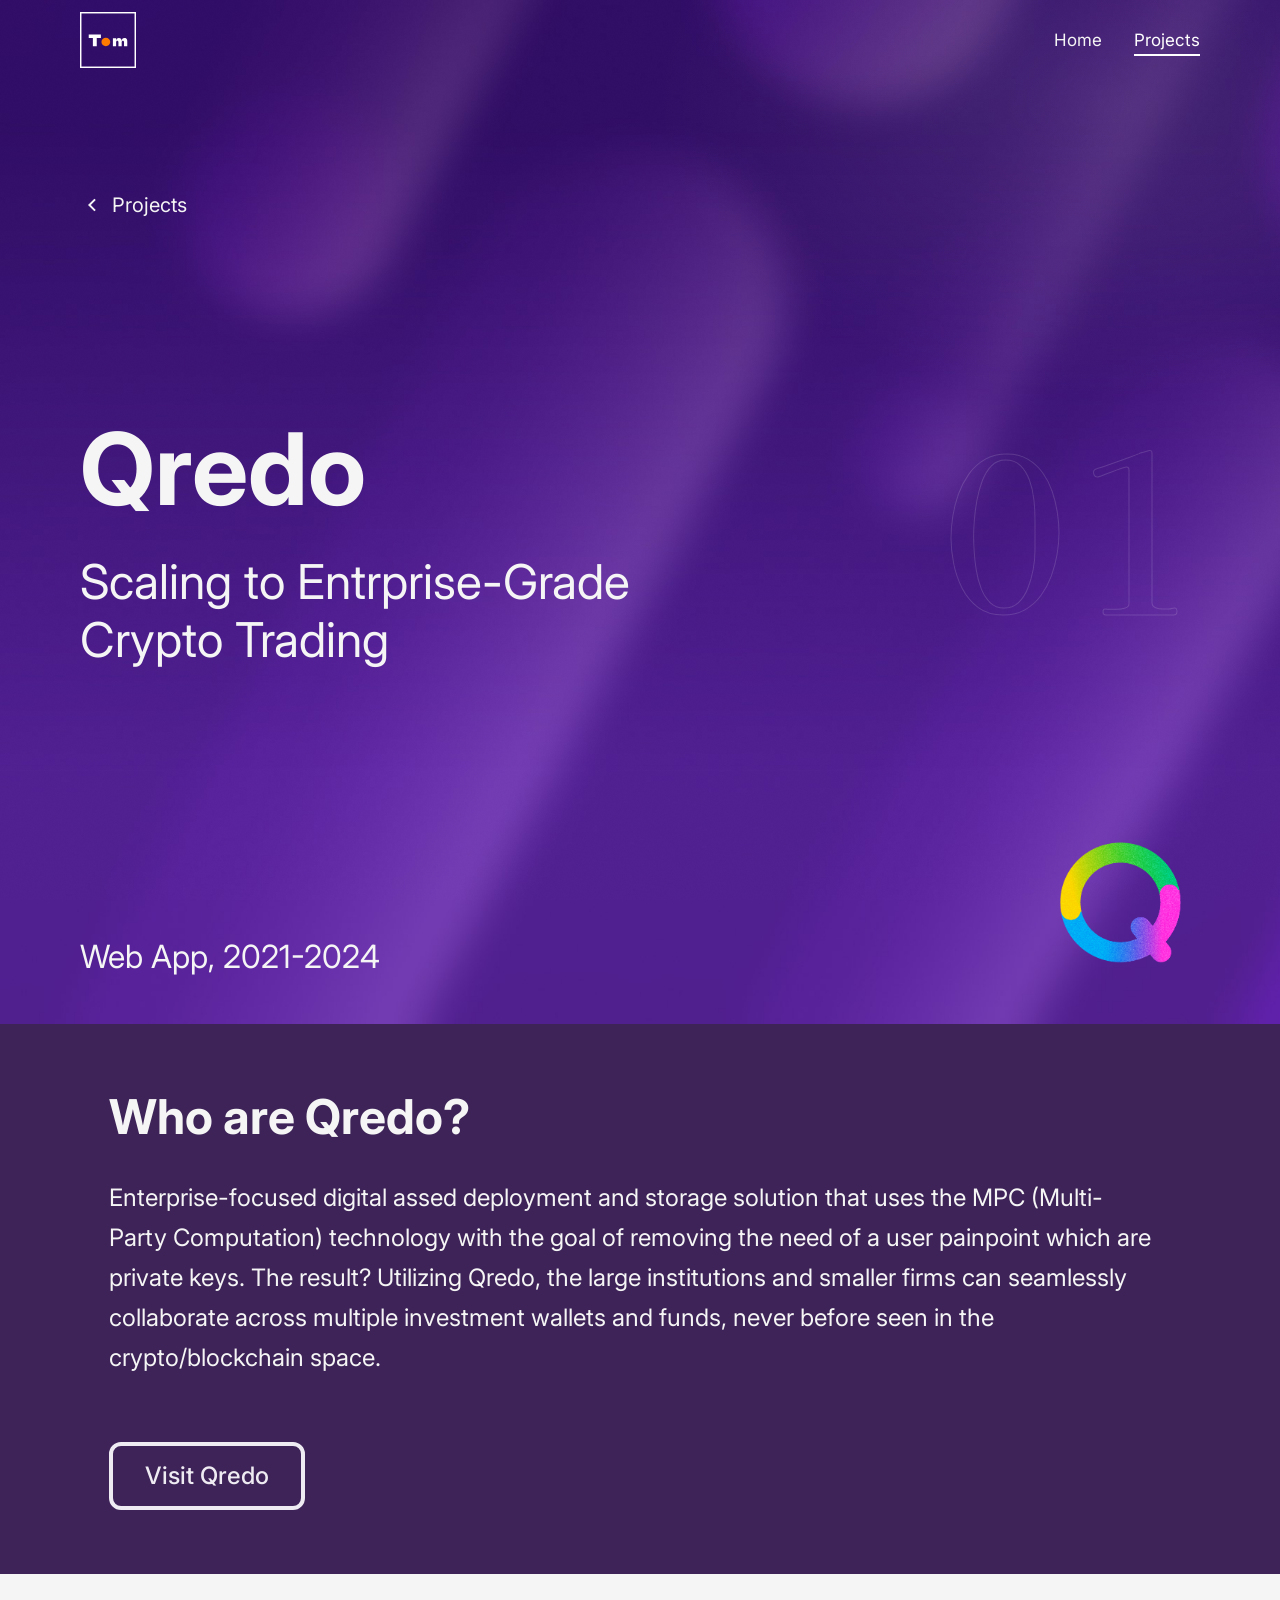
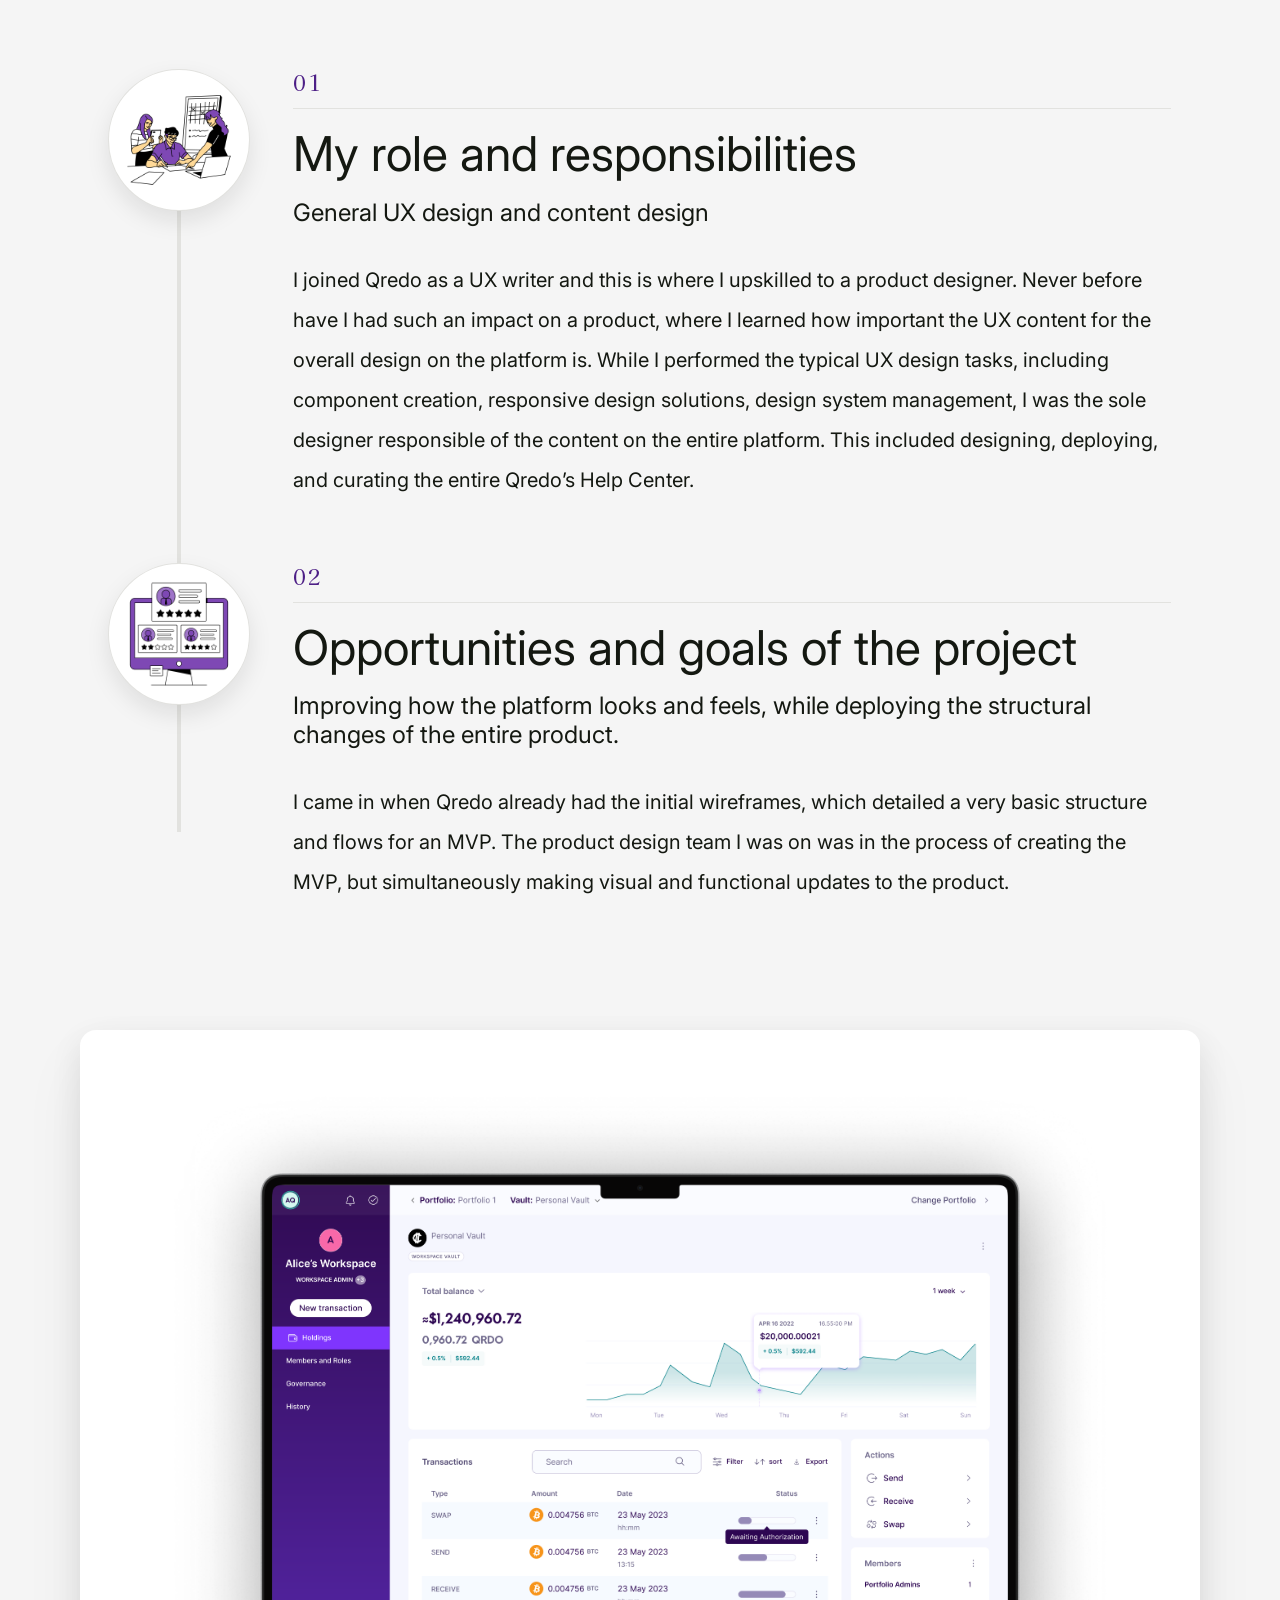
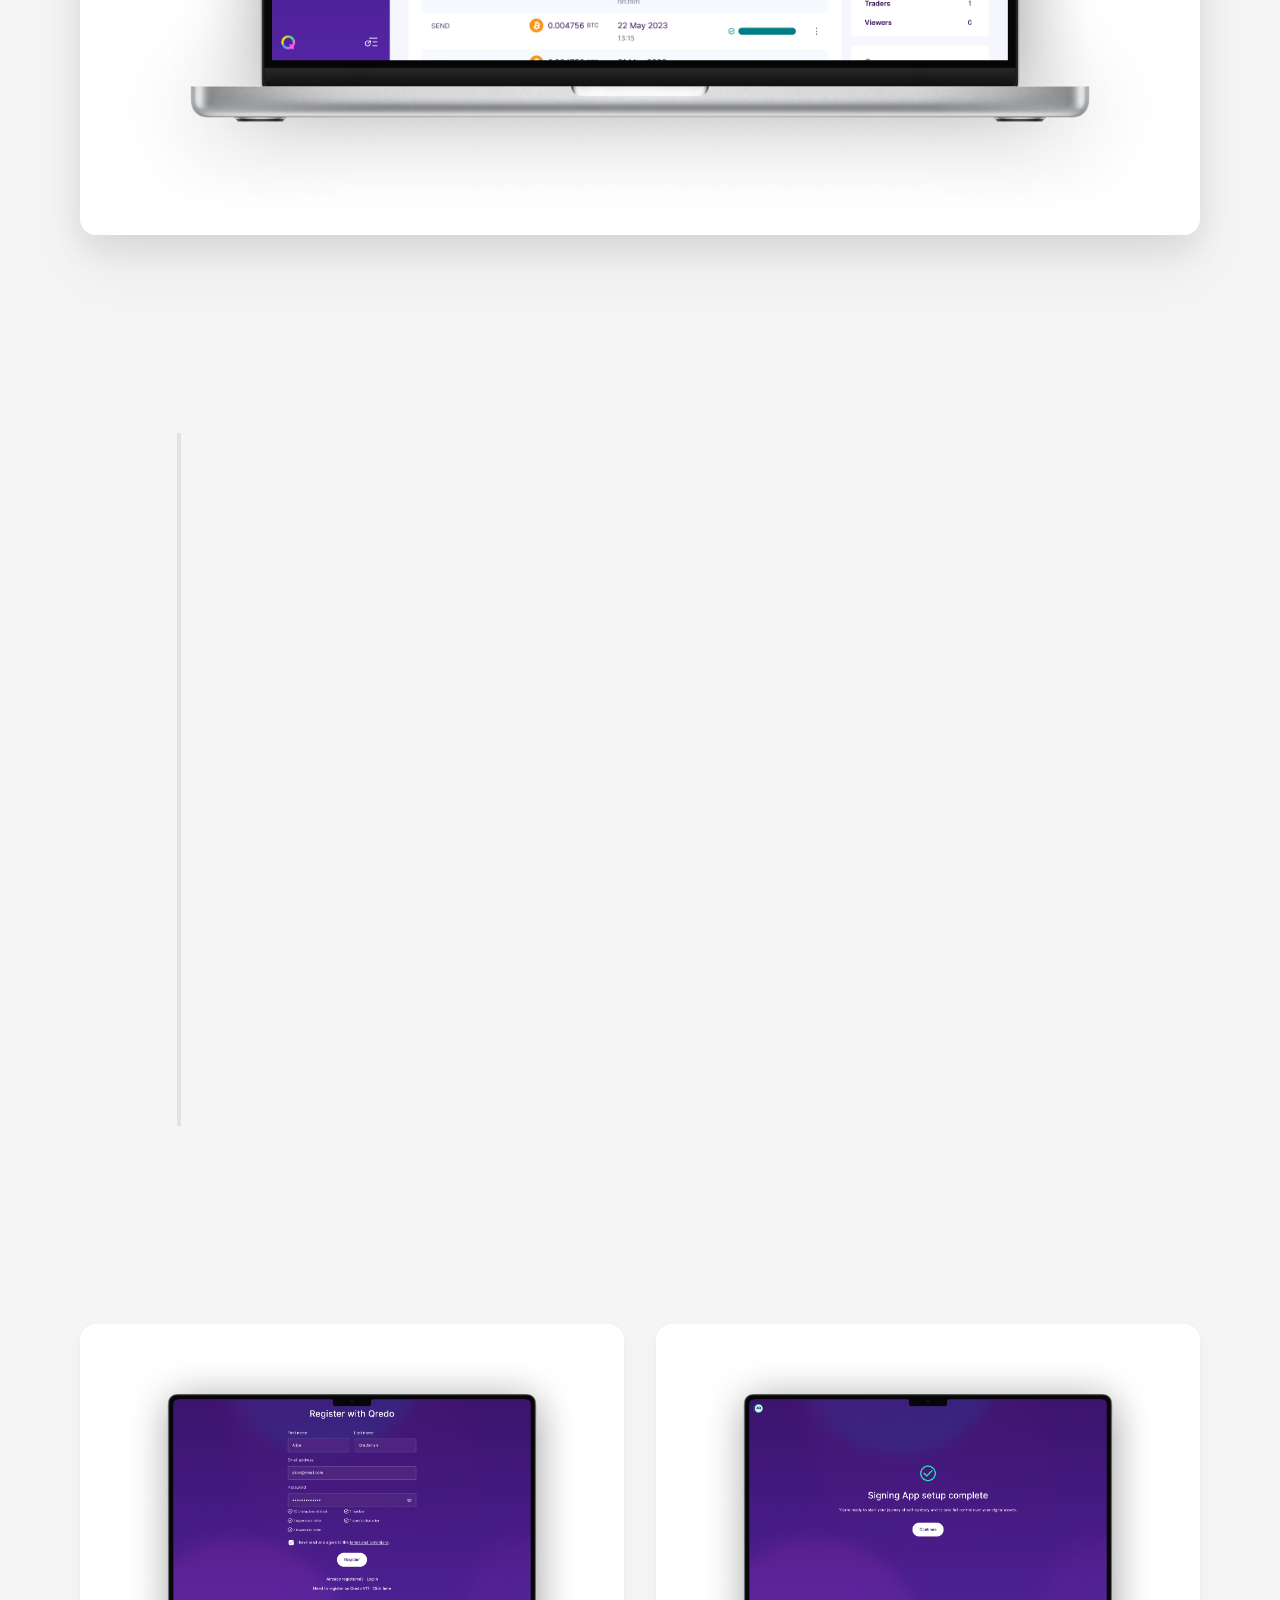
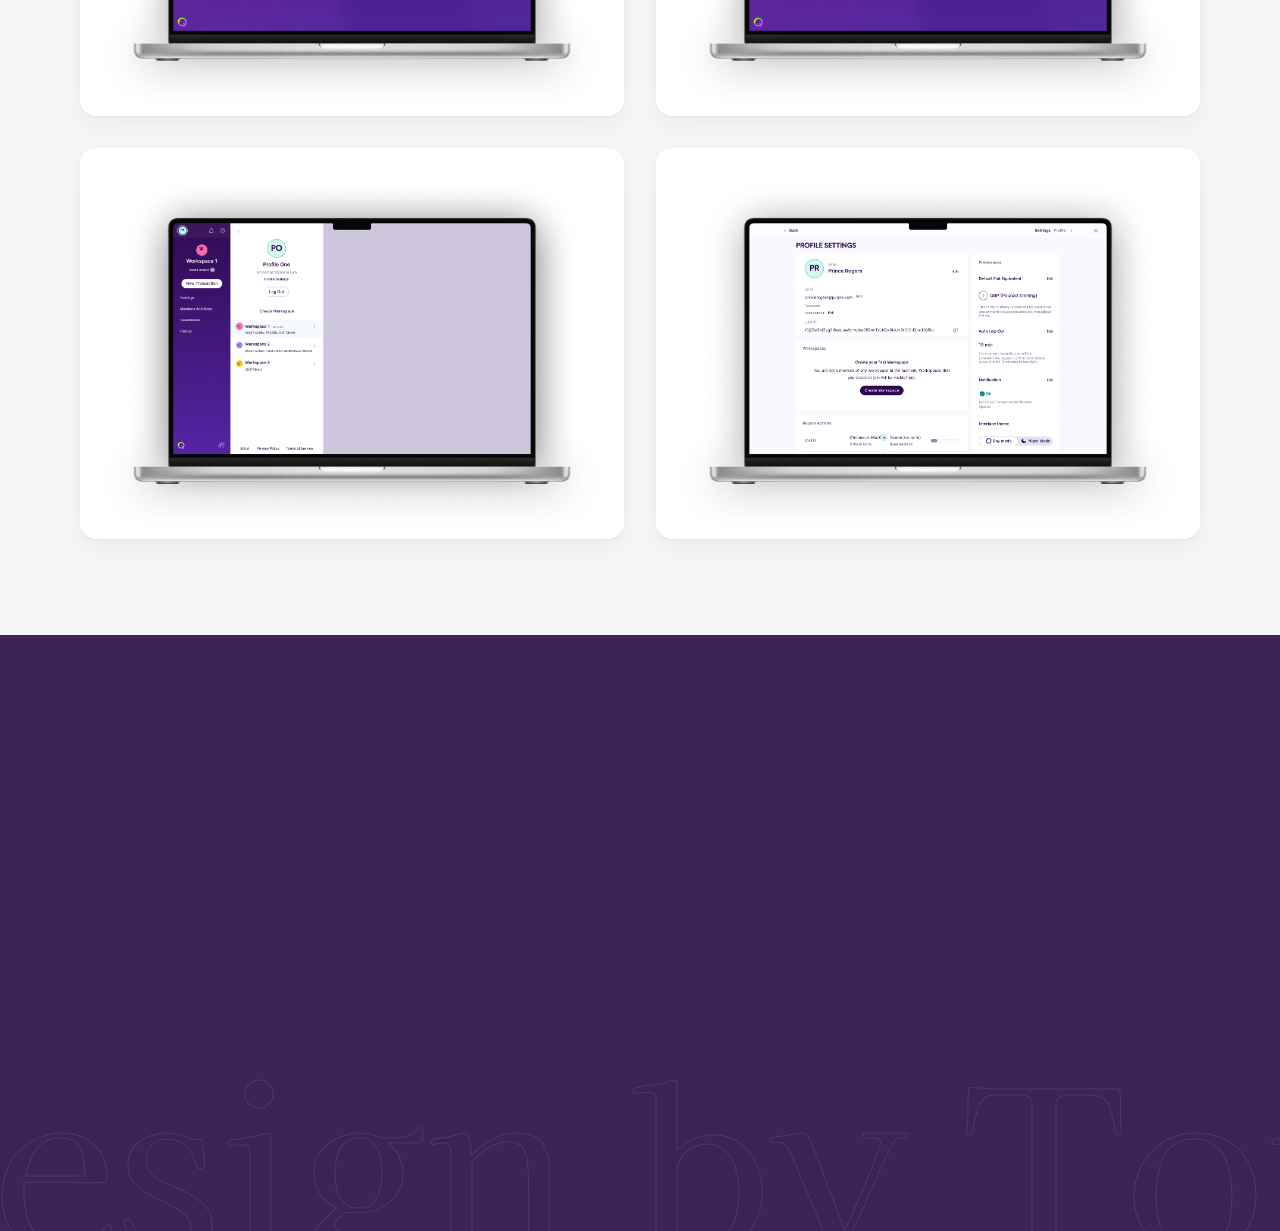
<file: project-qredo.html>
<!doctype html>
<html lang="en">
<head>
  <meta charset="utf-8">
  <meta name="viewport" content="width=device-width, initial-scale=1">
  <title>Qredo — Design by Tom</title>
  <meta name="description" content="Qredo case study: scaling an MPC-based digital asset platform to enterprise-grade crypto trading.">

  <link rel="icon" href="assets/img/logo-dark.svg">
  <link rel="preconnect" href="https://fonts.googleapis.com">
  <link rel="preconnect" href="https://fonts.gstatic.com" crossorigin>
  <link rel="stylesheet" href="https://fonts.googleapis.com/css2?family=Inter:wght@400;500;700&family=Kaisei+Decol:wght@400;700&display=swap">
  <link rel="stylesheet" href="css/style.css">
  <script src="js/main.js" defer></script>
</head>
<body class="page">

  <a class="visually-hidden" href="#main">Skip to content</a>

  <!-- ===== HEADER — keep identical across all pages ===================== -->
  <header class="site-header site-header--on-dark">
    <div class="container site-header__inner">
      <a href="index.html" aria-label="Design by Tom — home">
        <img class="site-header__logo" src="assets/img/logo-white.svg" alt="Design by Tom" width="77" height="77">
      </a>
      <nav class="nav" id="nav" aria-label="Main">
        <a class="nav__link" href="index.html">Home</a>
        <a class="nav__link" href="projects.html" aria-current="page">Projects</a>
      </nav>
      <button class="nav-toggle" type="button" aria-expanded="false" aria-controls="nav">
        <span class="nav-toggle__bar" aria-hidden="true"></span>
        <span class="nav-toggle__bar" aria-hidden="true"></span>
        <span class="nav-toggle__bar" aria-hidden="true"></span>
        <span class="visually-hidden">Menu</span>
      </button>
    </div>
  </header>

  <main id="main">
    <section class="cs-hero cs-hero--qredo" style="--cs-title-w: 624px">
      <div class="container cs-hero__inner">
        <span class="cs-hero__index" aria-hidden="true">01</span>
        <a class="cs-back" href="projects.html" data-reveal="fade">
          <img src="assets/img/icon-arrow-left.svg" alt="" width="24" height="24">Projects
        </a>
        <div class="cs-hero__title" data-reveal data-parallax="0.12">
          <div class="cs-hero__heading">
            <h1 class="cs-hero__name">Qredo</h1>
            <p class="cs-hero__tagline">Scaling to Entrprise-Grade Crypto Trading</p>
          </div>
          <p class="cs-hero__meta">Web App, 2021-2024</p>
        </div>
        <div class="cs-hero__logo cs-hero__logo--qredo" data-reveal="fade">
          <img src="assets/img/qredo-logo.png" alt="Qredo logo" width="390" height="175">
        </div>
      </div>
    </section>

    <section class="cs-intro" data-reveal>
      <div class="cs-intro__inner">
        <div class="cs-intro__text">
          <h2 class="cs-intro__title">Who are Qredo?</h2>
          <p class="cs-intro__body">Enterprise-focused digital assed deployment and storage solution that uses the MPC (Multi-Party Computation) technology with the goal of removing the need of a user painpoint which are private keys. The result? Utilizing Qredo, the large institutions and smaller firms can seamlessly collaborate across multiple investment wallets and funds, never before seen in the crypto/blockchain space.</p>
        </div>
        <!-- TODO: replace with the real Qredo website -->
        <a class="btn btn--outline" href="https://qredo.network/login" target="_blank" rel="noopener">Visit Qredo</a>
      </div>
    </section>

    <div class="cs-body">
      <section class="cs-timeline cs-timeline--qredo">
        <div class="cs-timeline__entries">
          <article class="cs-entry" data-reveal>
            <div class="cs-entry__node">
              <img src="assets/img/qredo-node-1.png" alt="" width="140" height="140" loading="lazy">
            </div>
            <div class="cs-entry__text">
              <div class="cs-entry__head">
                <h2 class="cs-entry__title">My role and responsibilities</h2>
                <p class="cs-entry__lede">General UX design and content design</p>
              </div>
              <div class="cs-entry__body">
                <p>I joined Qredo as a UX writer and this is where I upskilled to a product designer. Never before have I had such an impact on a product, where I learned how important the UX content for the overall design on the platform is. While I performed the typical UX design tasks, including component creation, responsive design solutions, design system management, I was the sole designer responsible of the content on the entire platform. This included designing, deploying, and curating the entire Qredo&rsquo;s Help Center.</p>
              </div>
            </div>
          </article>

          <article class="cs-entry" data-reveal>
            <div class="cs-entry__node">
              <img src="assets/img/qredo-node-2.png" alt="" width="140" height="140" loading="lazy">
            </div>
            <div class="cs-entry__text">
              <div class="cs-entry__head">
                <h2 class="cs-entry__title">Opportunities and goals of the project</h2>
                <p class="cs-entry__lede">Improving how the platform looks and feels, while deploying the structural changes of the entire product.</p>
              </div>
              <div class="cs-entry__body">
                <p>I came in when Qredo already had the initial wireframes, which detailed a very basic structure and flows for an MVP. The product design team I was on was in the process of creating the MVP, but simultaneously making visual and functional updates to the product.</p>
              </div>
            </div>
          </article>
        </div>
      </section>

      <figure class="cs-shot" data-reveal>
          <img src="assets/img/qredo-shot-main.png" alt="Qredo main product shot" width="5481" height="3940" loading="lazy">
        </figure>

      <section class="cs-timeline cs-timeline--qredo">
        <div class="cs-timeline__entries">
          <article class="cs-entry" data-reveal>
            <div class="cs-entry__node">
              <img src="assets/img/qredo-node-3.png" alt="" width="140" height="140" loading="lazy">
            </div>
            <div class="cs-entry__text">
              <div class="cs-entry__head">
                <h2 class="cs-entry__title">Biggest challenge faced</h2>
              </div>
              <div class="cs-entry__body">
                <p>Our team leader, Will, spearheaded a very bold effort of working on the visual and structural updates of the platform, while keeping them under wraps. All the while, we also worked on the needs of the current MVP state of the product. This was a very challenging time that required a lot of after-hour time, but it all paid off. When the preview of the new structure and feel of Qredo was presented to the CEO, he immediately green-lit the project.</p>
              </div>
            </div>
          </article>

          <article class="cs-entry" data-reveal>
            <div class="cs-entry__node">
              <img src="assets/img/qredo-node-4.png" alt="" width="140" height="140" loading="lazy">
            </div>
            <div class="cs-entry__text">
              <div class="cs-entry__head">
                <h2 class="cs-entry__title">Outcome and learnings</h2>
              </div>
              <div class="cs-entry__body">
                <p>Over the course of the next few months, the product design team worked tirelessly to deliver the new era of Qredo. We called the project &ldquo;Purple Rain&rdquo; (yes, as a Prince reference, but mostly because the new brand color was selected as purple). The biggest career benefit I got from Qredo was that I worked on the best Product Design team I&rsquo;ve ever had an honor to work with thus far. However, I&rsquo;d be amiss if I didn&rsquo;t mention the challenges and learning opportunities I had as someone working closely with FE engineers and Project Managers, but also with blockchain engineers, cryptographers, and various stakeholders.</p>
              </div>
            </div>
          </article>
        </div>
      </section>

      <div class="cs-gallery">
          <figure class="cs-gallery__item" data-reveal>
            <img src="assets/img/qredo-shot-1.png" alt="Qredo product shot" width="1827" height="1314" loading="lazy">
          </figure>
          <figure class="cs-gallery__item" data-reveal>
            <img src="assets/img/qredo-shot-2.png" alt="Qredo product shot" width="1827" height="1314" loading="lazy">
          </figure>
          <figure class="cs-gallery__item" data-reveal>
            <img src="assets/img/qredo-shot-3.png" alt="Qredo product shot" width="1827" height="1314" loading="lazy">
          </figure>
          <figure class="cs-gallery__item" data-reveal>
            <img src="assets/img/qredo-shot-4.png" alt="Qredo product shot" width="1827" height="1314" loading="lazy">
          </figure>
        </div>
    </div>
  </main>

  <!-- ===== FOOTER — keep identical across all pages ===================== -->
  <footer class="site-footer">
    <div class="container site-footer__inner" data-reveal="fade">

      <div class="site-footer__brand">
        <img class="site-footer__logo" src="assets/img/logo-white.svg" alt="" width="77" height="77">
        <div>
          <p class="site-footer__name">Design by Tom</p>
          <p class="site-footer__role">Product and Web Designer</p>
        </div>
      </div>

      <div class="site-footer__links">
        <div class="footer-cols">

          <div class="footer-col">
            <h2 class="footer-col__title">Projects</h2>
            <ul class="footer-col__list">
              <li><a href="project-qredo.html">Qredo - Extremely secure crypto storage</a></li>
              <li><a href="project-hanover.html">Hanover Research - High-quality research &amp; analytics</a></li>
              <li><a href="project-lokal.html">weRate (Lokal) - Foursquare disruptor</a></li>
            </ul>
          </div>

          <div class="footer-col">
            <h2 class="footer-col__title">Contact</h2>
            <ul class="footer-col__list">
              <li><a href="https://calendly.com/tomzee/30min">Book a call</a></li>
              <li><a href="https://www.linkedin.com/in/tomzee/">Find me on LinkedIn</a></li>
              <li><a href="assets/cv/Nikola-Tomic-Product-Designer-CV.pdf" download>Download CV</a></li>
            </ul>
          </div>

        </div>

        <p class="site-footer__legal">&copy; 2026 Design by Nikola Tomic</p>
      </div>

    </div>
  </footer>

</body>
</html>
</file>
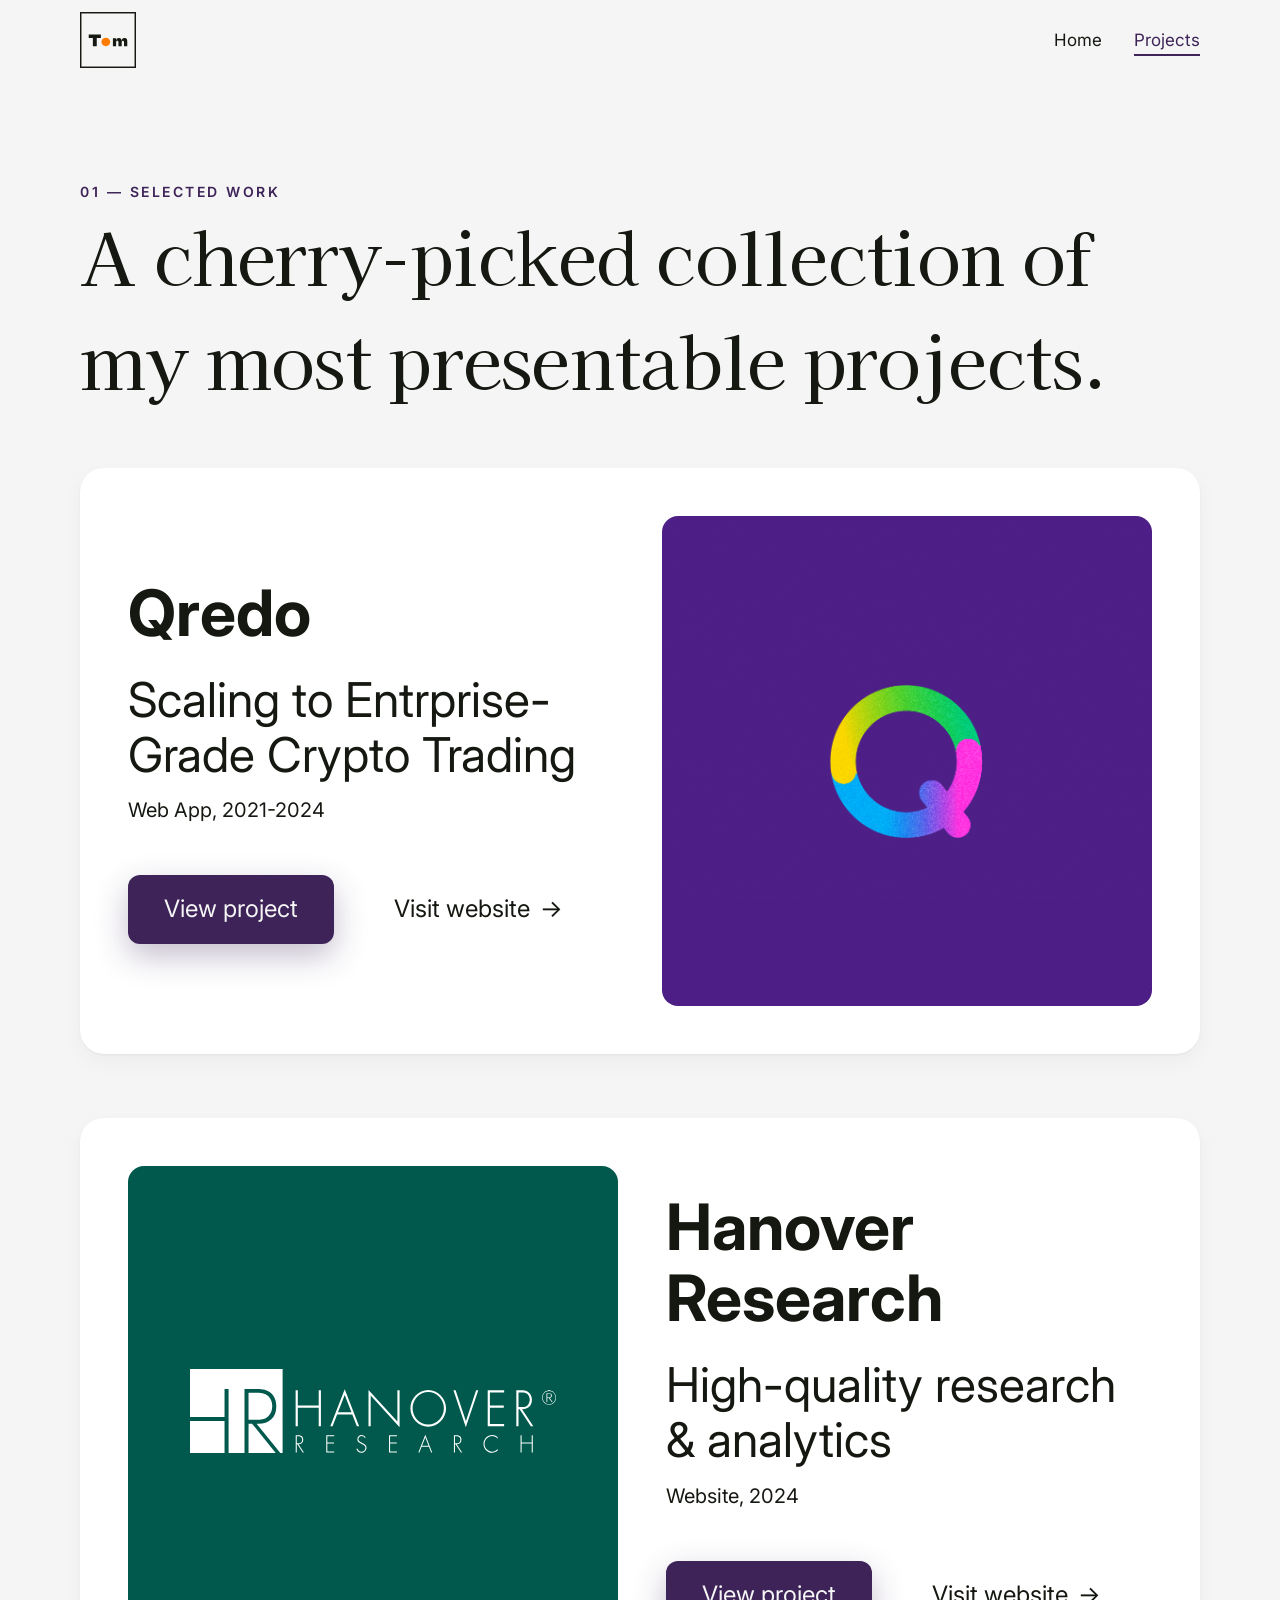
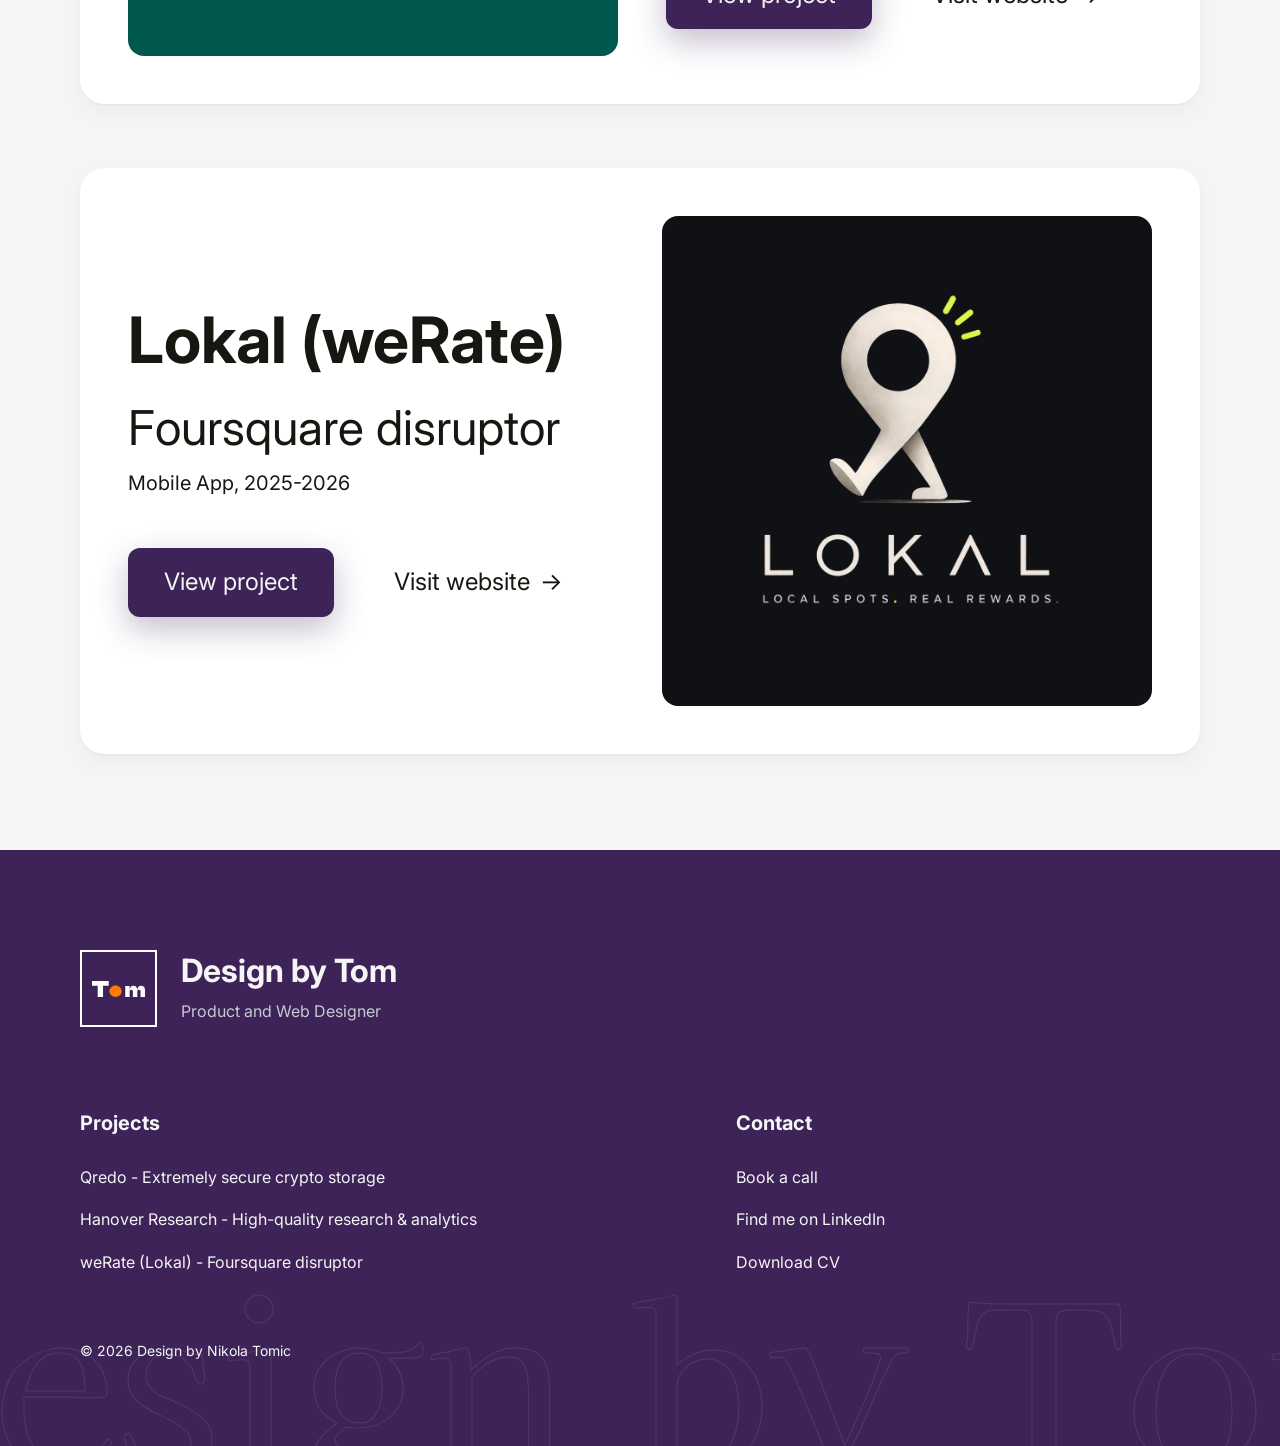
<file: projects.html>
<!doctype html>
<html lang="en">
<head>
  <meta charset="utf-8">
  <meta name="viewport" content="width=device-width, initial-scale=1">
  <title>Projects — Design by Tom</title>
  <meta name="description" content="Selected product and web design projects by Nikola Tomic: Qredo, Hanover Research and Lokal (weRate).">

  <link rel="icon" href="assets/img/logo-dark.svg">
  <link rel="preconnect" href="https://fonts.googleapis.com">
  <link rel="preconnect" href="https://fonts.gstatic.com" crossorigin>
  <link rel="stylesheet" href="https://fonts.googleapis.com/css2?family=Inter:wght@400;500;700&family=Kaisei+Decol:wght@400;700&display=swap">
  <link rel="stylesheet" href="css/style.css">
  <script src="js/main.js" defer></script>
</head>
<body class="page">

  <a class="visually-hidden" href="#main">Skip to content</a>

  <!-- ===== HEADER — keep identical across all pages ===================== -->
  <header class="site-header">
    <div class="container site-header__inner">
      <a href="index.html" aria-label="Design by Tom — home">
        <img class="site-header__logo" src="assets/img/logo-dark.svg" alt="Design by Tom" width="77" height="77">
      </a>
      <nav class="nav" id="nav" aria-label="Main">
        <a class="nav__link" href="index.html">Home</a>
        <a class="nav__link" href="projects.html" aria-current="page">Projects</a>
      </nav>
      <button class="nav-toggle" type="button" aria-expanded="false" aria-controls="nav">
        <span class="nav-toggle__bar" aria-hidden="true"></span>
        <span class="nav-toggle__bar" aria-hidden="true"></span>
        <span class="nav-toggle__bar" aria-hidden="true"></span>
        <span class="visually-hidden">Menu</span>
      </button>
    </div>
  </header>

  <main id="main">
    <section class="container projects-intro">
      <p class="section-label" data-reveal="fade">01 — Selected work</p>
      <h1 class="display projects-intro__title" data-reveal>A cherry-picked collection of my most presentable projects.</h1>

      <div class="project-list">
        <article class="project-card" data-reveal>
          <div class="project-card__body">
            <div class="project-card__head">
              <h2 class="project-card__title">Qredo</h2>
              <div class="project-card__sub">
                <p class="project-card__tagline">Scaling to Entrprise-Grade Crypto Trading</p>
                <p class="project-card__meta">Web App, 2021-2024</p>
              </div>
            </div>
            <div class="project-card__actions">
              <a class="btn btn--primary btn--lg" href="project-qredo.html">View project</a>
              <!-- TODO: replace with the real Qredo website -->
              <a class="btn btn--quiet btn--lg" href="https://qredo.network/login" target="_blank" rel="noopener">Visit website</a>
            </div>
          </div>
          <div class="tile tile--qredo">
            <div class="tile__window tile__window--qredo">
              <img src="assets/img/qredo-logo.png" alt="Qredo logo" width="492" height="222" loading="lazy">
            </div>
          </div>
        </article>

        <article class="project-card project-card--reverse" data-reveal>
          <div class="project-card__body">
            <div class="project-card__head">
              <h2 class="project-card__title">Hanover Research</h2>
              <div class="project-card__sub">
                <p class="project-card__tagline">High-quality research &amp; analytics</p>
                <p class="project-card__meta">Website, 2024</p>
              </div>
            </div>
            <div class="project-card__actions">
              <a class="btn btn--primary btn--lg" href="project-hanover.html">View project</a>
              <!-- TODO: replace with the real Hanover Research website -->
              <a class="btn btn--quiet btn--lg" href="https://www.hanoverresearch.com/" target="_blank" rel="noopener">Visit website</a>
            </div>
          </div>
          <div class="tile tile--hanover">
            <div class="tile__window tile__window--hanover">
              <img src="assets/img/hanover-logo.svg" alt="Hanover Research logo" width="366" height="84" loading="lazy">
            </div>
          </div>
        </article>

        <article class="project-card" data-reveal>
          <div class="project-card__body">
            <div class="project-card__head">
              <h2 class="project-card__title">Lokal (weRate)</h2>
              <div class="project-card__sub">
                <p class="project-card__tagline">Foursquare disruptor</p>
                <p class="project-card__meta">Mobile App, 2025-2026</p>
              </div>
            </div>
            <div class="project-card__actions">
              <a class="btn btn--primary btn--lg" href="project-lokal.html">View project</a>
              <!-- TODO: replace with the real Lokal (weRate) website -->
              <a class="btn btn--quiet btn--lg" href="https://lokal.spot" target="_blank" rel="noopener">Visit website</a>
            </div>
          </div>
          <div class="tile tile--lokal">
            <div class="tile__window tile__window--lokal">
              <img src="assets/img/lokal-logo.png" alt="Lokal logo" width="542" height="542" loading="lazy">
            </div>
          </div>
        </article>
      </div>
    </section>
  </main>

  <!-- ===== FOOTER — keep identical across all pages ===================== -->
  <footer class="site-footer">
    <div class="container site-footer__inner" data-reveal="fade">

      <div class="site-footer__brand">
        <img class="site-footer__logo" src="assets/img/logo-white.svg" alt="" width="77" height="77">
        <div>
          <p class="site-footer__name">Design by Tom</p>
          <p class="site-footer__role">Product and Web Designer</p>
        </div>
      </div>

      <div class="site-footer__links">
        <div class="footer-cols">

          <div class="footer-col">
            <h2 class="footer-col__title">Projects</h2>
            <ul class="footer-col__list">
              <li><a href="project-qredo.html">Qredo - Extremely secure crypto storage</a></li>
              <li><a href="project-hanover.html">Hanover Research - High-quality research &amp; analytics</a></li>
              <li><a href="project-lokal.html">weRate (Lokal) - Foursquare disruptor</a></li>
            </ul>
          </div>

          <div class="footer-col">
            <h2 class="footer-col__title">Contact</h2>
            <ul class="footer-col__list">
              <li><a href="https://calendly.com/tomzee/30min">Book a call</a></li>
              <li><a href="https://www.linkedin.com/in/tomzee/">Find me on LinkedIn</a></li>
              <li><a href="assets/cv/Nikola-Tomic-Product-Designer-CV.pdf" download>Download CV</a></li>
            </ul>
          </div>

        </div>

        <p class="site-footer__legal">&copy; 2026 Design by Nikola Tomic</p>
      </div>

    </div>
  </footer>

</body>
</html>
</file>
<file: css/style.css>
/* ==========================================================================
   Design by Tom — portfolio stylesheet
   --------------------------------------------------------------------------
   Everything about how the site looks lives in this one file.

   The values in ":root" below are the site's design system. Change a colour
   or a size there once and it updates everywhere on every page. Prefer
   changing these over hard-coding a colour further down.
   ========================================================================== */

:root {
  /* ---- Colours ---------------------------------------------------------- */
  --c-bg:            #f5f5f5;  /* page background, warm off-white            */
  --c-ink:           #141811;  /* main text, near-black                      */
  --c-purple:        #3d2357;  /* brand purple: footer, buttons, bands       */
  --c-purple-hover:  #4e2d6f;  /* slightly lighter, for button hover         */
  --c-white:         #ffffff;  /* cards                                      */
  --c-on-purple:     #f5f5f5;  /* text sitting on the purple                 */
  --c-on-purple-dim: #c8cad0;  /* secondary text on purple                   */
  --c-muted:         #5b5d5d;  /* secondary text on the light background     */
  --c-quote-bg:      rgba(223, 209, 237, 0.5); /* lilac testimonial cards       */
  --c-hairline:      #e2e2df;  /* subtle dividers                            */

  /* Per-project accent colours, used on the project tiles and case studies */
  --c-qredo:   #4d1f86;
  --c-hanover: #00594c;
  --c-lokal:   #0f1115;

  /* ---- Type ------------------------------------------------------------- */
  --font-display: "Kaisei Decol", Georgia, "Times New Roman", serif;
  --font-body: "Inter", -apple-system, BlinkMacSystemFont, "Segoe UI", Helvetica, Arial, sans-serif;

  --t-hero:    72px;  /* big serif page headlines                            */
  --t-h2:      40px;  /* section headings                                    */
  --t-h3:      32px;  /* card titles                                         */
  --t-lead:    24px;  /* intro paragraphs, subtitles                         */
  --t-nav:     20px;  /* navigation, footer column headings                  */
  --t-body:    16px;  /* body copy                                           */
  --t-small:   14px;  /* captions, fine print                                */

  --lh-hero: 1.45;
  --lh-body: 1.65;

  /* ---- Spacing & shape -------------------------------------------------- */
  --gutter:      80px;  /* space between content and the window edge         */
  --content-max: 1280px;/* the content column never grows past this          */
  --header-h:    80px;  /* header height: 12px padding + 56px logo + 12px     */
  --radius:      16px;
  --radius-lg:   24px;
  --radius-btn:  8px;

  /* ---- Motion ----------------------------------------------------------- */
  /* Three deliberate speeds, per the motion plan:
     --t-fast  micro-interactions (hover, focus)
     --t-base  standard in-between motion
     --t-slow  larger stories: reveals, hero entrances              */
  --t-fast:    220ms;
  --t-base:    400ms;
  --t-slow:    700ms;
  --t-load:    900ms;

  --ease-out:    cubic-bezier(0.22, 1, 0.36, 1);  /* gentle settle           */
  --ease-spring: cubic-bezier(0.34, 1.4, 0.64, 1); /* tiny overshoot on hover */

  /* ---- Depth ------------------------------------------------------------ */
  /* One shadow family so every card shares the same light. */
  --shadow-sm:     0 1px 2px rgba(20, 24, 17, 0.05), 0 8px 20px rgba(20, 24, 17, 0.04);
  --shadow-md:     0 12px 32px rgba(20, 24, 17, 0.09), 0 32px 64px rgba(20, 24, 17, 0.06);
  --shadow-lg:     0 40px 90px rgba(20, 24, 17, 0.18);
  --shadow-purple: 0 12px 32px rgba(61, 35, 87, 0.30);
}

/* ==========================================================================
   Reset — a small, boring baseline
   ========================================================================== */

*,
*::before,
*::after { box-sizing: border-box; }

html { -webkit-text-size-adjust: 100%; scroll-behavior: smooth; }

body {
  margin: 0;
  background: var(--c-bg);
  color: var(--c-ink);
  font-family: var(--font-body);
  font-size: var(--t-body);
  line-height: var(--lh-body);
  -webkit-font-smoothing: antialiased;
  -moz-osx-font-smoothing: grayscale;
  text-rendering: optimizeLegibility;
  font-feature-settings: "kern" 1, "liga" 1;
}

/* ---- Profile page: the hero glow spans the whole page -------------------
   The profile hero uses the same radial glow as the home hero, but on this
   page it lives on the body pinned to the viewport (background-attachment:
   fixed), so the light stays put as the content scrolls over it — the whole
   profile page reads as one continuous scene rather than a hero glow that
   ends and a plain background that begins. The accent takes the same two
   stops the hero uses. */

body.profile-page {
  background-color: var(--c-bg);
  background-image:
    radial-gradient(52% 46% at 82% 24%, rgba(61, 35, 87, 0.10), transparent 68%),
    radial-gradient(38% 34% at 10% 88%, rgba(61, 35, 87, 0.08), transparent 70%);
  background-attachment: fixed;
  background-repeat: no-repeat;
}

/* The hero contributes nothing of its own on this page — the body carries
   the whole light, so we avoid doubling up the glow at the top of the page. */
body.profile-page .profile-hero { background-image: none; }

img, svg { display: block; max-width: 100%; }

a { color: inherit; }

h1, h2, h3, p, figure, blockquote, figcaption { margin: 0; }

ul { margin: 0; padding: 0; list-style: none; }

:focus-visible {
  outline: 2px solid var(--c-purple);
  outline-offset: 3px;
  border-radius: 2px;
}

/* Selecting text gets the same purple the site lives on */
::selection { background: rgba(61, 35, 87, 0.92); color: #fff; }

/* Visible only to screen readers — used for the "skip to content" link */
.visually-hidden {
  position: absolute;
  width: 1px; height: 1px;
  margin: -1px; padding: 0;
  overflow: hidden;
  clip: rect(0 0 0 0);
  white-space: nowrap;
  border: 0;
}

/* ==========================================================================
   Layout primitives
   ========================================================================== */

/* The content column. Fixed 1280px wide, centred, with 80px gutters either
   side once the window gets narrow. This single rule is what makes the site
   look identical at 1440px and 1920px, exactly as the design specifies. */
.container {
  width: min(var(--content-max), 100% - (var(--gutter) * 2));
  margin-inline: auto;
}

.page { position: relative; display: flex; flex-direction: column; min-height: 100vh; }
.page > main { flex: 1 0 auto; }

/* ==========================================================================
   Type helpers
   ========================================================================== */

.display {
  font-family: var(--font-display);
  font-weight: 400;
  font-size: var(--t-hero);
  line-height: var(--lh-hero);
  letter-spacing: -0.01em;
  font-feature-settings: "kern" 1;
  /* Balance headline line breaks so the two lines feel deliberate */
  text-wrap: balance;
}

/* ==========================================================================
   Buttons
   ========================================================================== */

.btn {
  --btn-border: 2px;
  display: inline-flex;
  align-items: center;
  justify-content: center;
  gap: 10px;
  padding: 14px 28px;
  border: var(--btn-border) solid transparent;
  border-radius: var(--radius-btn);
  font-size: var(--t-body);
  font-weight: 500;
  line-height: 1.2;
  text-decoration: none;
  cursor: pointer;
  position: relative;
  z-index: 1;
  transition: color var(--t-fast) var(--ease-out),
              border-color var(--t-fast) var(--ease-out),
              box-shadow var(--t-fast) var(--ease-out);
}

/* Tasteful button hover: a calm background wash that sweeps outward from the
   centre. No lift, no scale, no shimmer — just a smooth colour transition
   behind the text. The wash covers the border box too (negative inset equals
   the border width) so no edge of the resting background shows through. */
.btn::before {
  content: "";
  position: absolute;
  inset: calc(-1 * var(--btn-border));
  border-radius: inherit;
  background: var(--btn-fill, var(--c-purple-hover));
  transform: scaleX(0);
  transform-origin: center;
  transition: transform 0.65s var(--ease-out);
  z-index: -1;
}
.btn:hover::before { transform: scaleX(1); }
.btn:active::before { transform: scaleX(1); }
.btn:active { transform: translateY(1px); }

.btn:focus-visible {
  outline: 2px solid var(--c-purple);
  outline-offset: 3px;
}

.btn--primary {
  --btn-fill: var(--c-purple-hover);
  background: var(--c-purple);
  color: var(--c-on-purple);
  box-shadow: var(--shadow-purple);
}

/* Secondary button: same box as primary but unfilled. A subtle lilac wash
   sweeps behind it on hover and the text turns purple. */
.btn--quiet {
  --btn-fill: rgba(61, 35, 87, 0.08);
  background: transparent;
  border-color: transparent;
  color: var(--c-ink);
}
.btn--quiet:hover { color: var(--c-purple); }

/* ==========================================================================
   Site header
   ========================================================================== */

/* The header uses the same content column as the rest of the site, so the
   logo lines up with the hero text and the footer at every window width.

   It is sticky: it stays flush with the top of the window while you scroll.
   At the top of the page it is transparent and overlays the first section
   (exactly as in the design); the negative bottom margin pulls that section
   up so it starts at y=0 behind the header. The moment the page scrolls, a
   tiny script adds the .is-stuck class and the frosted bar below appears. */
.site-header {
  position: sticky;
  top: 0;
  z-index: 2;
  padding: 12px 0;
  margin-bottom: calc(-1 * var(--header-h));
  /* The frosted bar below fades in and out with the scroll, so the
     transition lives here (on the resting state) rather than on the
     .is-stuck state — that way it animates in *both* directions. */
  transition: background-color var(--t-base) var(--ease-out),
              border-color var(--t-base) var(--ease-out),
              box-shadow var(--t-base) var(--ease-out);
}

/* The frosted bar that appears once the header is stuck. Translucent so the
   hero colour still shows through lightly, blurred, with a hairline underneath.
   Falls back to a near-opaque bar if backdrop-filter is unsupported. */
.site-header.is-stuck {
  background: rgba(245, 245, 245, 0.94);
  border-bottom: 1px solid var(--c-hairline);
  box-shadow: 0 1px 0 rgba(20, 24, 17, 0.03);
}

@supports (backdrop-filter: blur(1px)) or (-webkit-backdrop-filter: blur(1px)) {
  .site-header.is-stuck {
    background: rgba(245, 245, 245, 0.72);
    -webkit-backdrop-filter: blur(12px);
    backdrop-filter: blur(12px);
  }
}

/* Case-study heroes are dark, so the header is recoloured over them. */
.site-header--on-dark .nav__link { color: var(--c-on-purple); }
.site-header--on-dark .nav__link:hover,
.site-header--on-dark .nav__link[aria-current="page"] { color: #fff; }

/* Once the sticky bar appears over light content, a case-study header swaps
   back to the normal dark-on-light theme (and the script swaps its logo). */
.site-header--on-dark.is-stuck .nav__link { color: var(--c-ink); }
.site-header--on-dark.is-stuck .nav__link:hover,
.site-header--on-dark.is-stuck .nav__link[aria-current="page"] { color: var(--c-purple); }

/* Hamburger button. Hidden on desktop - it only appears on phones, where the
   responsive section turns it into the nav control. */
.nav-toggle {
  display: none;
  width: 44px;
  height: 44px;
  padding: 0;
  border: 0;
  background: transparent;
  cursor: pointer;
  flex-direction: column;
  align-items: center;
  justify-content: center;
  gap: 6px;
}
.nav-toggle__bar {
  display: block;
  width: 26px;
  height: 2px;
  border-radius: 1px;
  background: var(--c-ink);
  transition: transform 0.25s ease, opacity 0.2s ease;
}

/* Over the dark case-study heroes the bars start white, then go dark once
   the frosted bar appears (mirrors the logo swap in js/main.js). */
.site-header--on-dark .nav-toggle__bar { background: var(--c-on-purple); }
.site-header--on-dark.is-stuck .nav-toggle__bar { background: var(--c-ink); }

.site-header__inner {
  position: relative;
  display: flex;
  align-items: center;
  justify-content: space-between;
}

.site-header__logo {
  width: 56px;
  height: 56px;
  transition: transform 0.3s cubic-bezier(0.2, 0.9, 0.3, 1.2);
}
.site-header__logo:hover { transform: scale(1.1); }

.nav { display: flex; align-items: center; gap: 32px; }

.nav__link {
  position: relative;
  display: flex;
  align-items: center;
  height: 32px;
  font-size: 17px;
  text-decoration: none;
  color: var(--c-ink);
  transition: color var(--t-fast) var(--ease-out);
}

.nav__link:hover { color: var(--c-purple); }

/* Hover draws a hairline that slides in under the link — transform-only,
   so it stays buttery. The current page keeps a pinned underline below. */
.nav__link::before {
  content: "";
  position: absolute;
  left: 0;
  right: 0;
  bottom: 0;
  height: 2px;
  background: currentColor;
  transform: scaleX(0);
  transform-origin: left;
  transition: transform var(--t-base) var(--ease-out);
}
.nav__link:hover::before,
.nav__link:focus-visible::before { transform: scaleX(1); }

/* The current page is purple with a rule under it. Marked up with
   aria-current="page", so screen readers announce it too. */
.nav__link[aria-current="page"] { color: var(--c-purple); }

.nav__link[aria-current="page"]::after {
  content: "";
  position: absolute;
  left: 0;
  right: 0;
  bottom: 0;
  height: 2px;
  background: currentColor;
}

/* ==========================================================================
   Site footer
   ========================================================================== */

.site-footer {
  position: relative;
  overflow: hidden;
  background: var(--c-purple);
  color: var(--c-on-purple);
  padding: 100px 0 84px;
}

/* The colophon watermark — a faint oversized mark of the studio name */
.site-footer::before {
  content: "Design by Tom";
  position: absolute;
  left: 50%;
  bottom: -0.18em;
  transform: translateX(-50%);
  font-family: var(--font-display);
  font-size: clamp(96px, 18vw, 280px);
  line-height: 1;
  white-space: nowrap;
  color: rgba(255, 255, 255, 0.05);
  -webkit-text-fill-color: transparent;
  -webkit-text-stroke: 1px rgba(255, 255, 255, 0.10);
  pointer-events: none;
  user-select: none;
}

.site-footer__inner { position: relative; display: flex; flex-direction: column; gap: 80px; }

.site-footer__brand { display: flex; align-items: center; gap: 24px; }

.site-footer__logo { width: 77px; height: 77px; }

.site-footer__name { font-size: var(--t-h3); font-weight: 700; line-height: 1.2; }

.site-footer__role {
  margin-top: 8px;
  font-size: var(--t-body);
  color: var(--c-on-purple-dim);
}

.site-footer__links { display: flex; flex-direction: column; gap: 64px; }

/* The design has two 404px columns 252px apart. The first column is widened
   into the empty gap beside it so the longest project link still fits on one
   line in Inter (it fitted in Helvetica Neue). The second column does not move. */
.footer-cols { display: grid; grid-template-columns: 656px 404px; gap: 0; }

.footer-col__title {
  font-size: var(--t-nav);
  font-weight: 700;
  margin-bottom: 24px;
}

.footer-col__list { display: flex; flex-direction: column; gap: 16px; }

.footer-col__list li { position: relative; }

.footer-col__list a {
  position: relative;
  display: inline;
  font-size: var(--t-body);
  text-decoration: none;
}

.footer-col__list a::after {
  content: "";
  position: absolute;
  left: 0;
  right: 0;
  bottom: -2px;
  height: 1px;
  background: currentColor;
  transform: scaleX(0);
  transform-origin: left;
  transition: transform var(--t-base) var(--ease-out);
}

.footer-col__list a:hover::after,
.footer-col__list a:focus-visible::after { transform: scaleX(1); }

.site-footer__legal { font-size: var(--t-small); color: var(--c-on-purple); }

/* ==========================================================================
   Home page
   ========================================================================== */

.home-hero {
  /* Full-bleed section: the dotted radial glow should span the whole
     viewport, not stop at the content column — otherwise the left/right
     gutters read as a flat white band at the edges. The content itself
     lives inside .home-hero__inner (a .container), so alignment is kept. */
  width: 100%;
  position: relative;
  isolation: isolate;
  display: flex;
  flex-direction: column;
  justify-content: center;
  min-height: 1024px;
  padding-bottom: 40px;
  background:
    radial-gradient(52% 46% at 82% 24%, rgba(61, 35, 87, 0.10), transparent 68%),
    radial-gradient(38% 34% at 10% 88%, rgba(61, 35, 87, 0.08), transparent 70%);
  overflow: hidden;
}

.home-hero__inner {
  display: flex;
  flex-direction: column;
}

.home-hero__meta {
  position: relative;
  z-index: 1;
  font-size: var(--t-small);
  font-weight: 600;
  letter-spacing: 0.18em;
  text-transform: uppercase;
  color: var(--c-muted);
  margin-bottom: 28px;
}

.home-hero__title {
  max-width: 1106px;
  position: relative;
  z-index: 1;
}

.hero-mask {
  display: block;
  overflow: hidden;
  padding-bottom: 0.12em;
  margin-bottom: -0.12em;
}

.hero-mask .hero-line {
  display: block;
}

@media (prefers-reduced-motion: no-preference) {
  .home-hero__meta {
    animation: hero-fade-up var(--t-slow) var(--ease-out) 0.08s backwards;
  }

  .hero-mask .hero-line {
    animation: hero-line-in var(--t-load) var(--ease-out) backwards;
  }
  .hero-mask:nth-child(1) .hero-line { animation-delay: 0.22s; }
  .hero-mask:nth-child(2) .hero-line { animation-delay: 0.34s; }
  .hero-mask:nth-child(3) .hero-line { animation-delay: 0.46s; }

  .home-hero__cta {
    animation: hero-fade-up var(--t-slow) var(--ease-out) 0.66s backwards;
  }

  .home-hero__scroll {
    animation: hero-fade-up var(--t-slow) var(--ease-out) 0.92s backwards;
  }
}

@keyframes hero-line-in {
  from { opacity: 0; transform: translateY(110%); }
}

@keyframes hero-fade-up {
  from { opacity: 0; transform: translateY(16px); }
}

.home-hero__cta {
  margin-top: 44px;
  display: flex;
  gap: 20px;
  align-items: center;
  position: relative;
  z-index: 1;
}

.home-hero__scroll {
  position: absolute;
  left: 50%;
  bottom: 32px;
  transform: translateX(-50%);
  z-index: 1;
  display: flex;
  flex-direction: column;
  align-items: center;
  gap: 12px;
  font-size: 12px;
  letter-spacing: 0.22em;
  text-transform: uppercase;
  color: var(--c-muted);
}

.home-hero__scroll::after {
  content: "";
  display: block;
  width: 1px;
  height: 48px;
  background: linear-gradient(var(--c-ink), transparent);
  transform-origin: top;
}

@media (prefers-reduced-motion: no-preference) {
  .home-hero__scroll::after { animation: scroll-drip 2.4s ease-out infinite; }
}

@keyframes scroll-drip {
  0%, 20% { transform: scaleY(1); opacity: 1; }
  60%     { transform: scaleY(0.2); opacity: 0.4; }
  100%    { transform: scaleY(0); opacity: 0; }
}

/* ==========================================================================
   Large buttons — used on the project cards
   ========================================================================== */

.btn--lg {
  --btn-border: 4px;
  font-size: var(--t-lead);
  font-weight: 400;
  padding: 16px 32px;
  border-radius: 12px;
}

.btn--primary.btn--lg { border-color: transparent; }

/* ==========================================================================
   Projects page
   ========================================================================== */

.projects-intro { padding: 180px 0 96px; }

.section-label {
  font-size: var(--t-small);
  font-weight: 600;
  letter-spacing: 0.18em;
  text-transform: uppercase;
  color: var(--c-purple);
}

.projects-intro__title { margin-bottom: 56px; }

.project-list { display: flex; flex-direction: column; gap: 64px; }

.project-card {
  position: relative;
  display: flex;
  align-items: center;
  gap: 48px;
  padding: 48px;
  background: var(--c-white);
  border-radius: var(--radius-lg);
  box-shadow: var(--shadow-sm);
  transition: transform var(--t-base) var(--ease-out),
              box-shadow var(--t-base) var(--ease-out);
}
.project-card:hover {
  transform: translateY(-6px);
  box-shadow: var(--shadow-md);
}

/* Hanover puts its tile on the left — the design alternates them */
.project-card--reverse { flex-direction: row-reverse; }

.project-card__body {
  display: flex;
  flex-direction: column;
  gap: 48px;
  flex: 1 0 0;
  min-width: 0;
}

.project-card__head { display: flex; flex-direction: column; gap: 24px; }

.project-card__title { font-size: 64px; font-weight: 700; line-height: 1.1; }

.project-card__sub { display: flex; flex-direction: column; gap: 12px; }

.project-card__tagline { font-size: 48px; font-weight: 400; line-height: 1.15; }

.project-card__meta { font-size: var(--t-nav); }

.project-card__actions { display: flex; align-items: center; gap: 24px; }

/* ---- The square logo tile ------------------------------------------------ */

.tile {
  flex-shrink: 0;
  width: 490px;
  height: 490px;
  border-radius: var(--radius);
  overflow: hidden;
  display: grid;
  place-items: center;
}

.tile--qredo   { background: var(--c-qredo); }
.tile--hanover { background: var(--c-hanover); }
.tile--lokal   { background: var(--c-lokal); }

/* Each logo sits in a fixed-size window and is positioned inside it exactly
   as the design crops it. The window sizes come straight from Figma.

   The hover zoom is applied to the window itself, not the image, so every
   project zooms from the visual center of its logo in the same way. */
.tile__window {
  position: relative;
  overflow: hidden;
  transition: transform var(--t-slow) var(--ease-out);
  transform-origin: center;
}

.project-card:hover .tile__window { transform: scale(1.06); }

.tile__window--qredo { width: 197px; height: 202px; }
.tile__window--qredo img {
  position: absolute;
  width: 249.65%;
  height: 109.9%;
  left: -16.19%;
  top: -4.95%;
  max-width: none;
}

.tile__window--hanover { width: 366px; height: 84px; }
.tile__window--hanover img {
  width: 100%;
  height: 100%;
  transform: rotate(180deg) scaleX(-1);
}

.tile__window--lokal { width: 542px; height: 542px; }
.tile__window--lokal img {
  position: absolute;
  top: 50%;
  left: 50%;
  width: 100%;
  height: auto;
  transform: translate(-56%, -54%);
  max-width: none;
}

/* ==========================================================================
   Profile page
   ========================================================================== */

.profile { padding: 96px 0 96px; display: flex; flex-direction: column; gap: 80px; }

/* The inner container holds profile__top and the testimonials — make it a
   flex column so the 80px rhythm between them survives (the gap on .profile
   above only spaces its single child now). */
.profile > .container { display: flex; flex-direction: column; gap: 80px; }

/* The profile page carries the hero's glow on the body, pinned to the
   viewport (background-attachment: fixed), so the same soft purple light
   flows behind the whole page as you scroll instead of restarting under
   the hero. The hero itself drops its own background for this page — see
   the body.profile-page rule near the top of this file. */

.profile__top { display: flex; align-items: flex-start; gap: 142px; }

/* ---- Left column: the written bio --------------------------------------- */

.profile__bio { width: 733px; flex-shrink: 0; display: flex; flex-direction: column; gap: 56px; }

.profile__sections { display: flex; flex-direction: column; gap: 32px; counter-reset: profile-section; }

.profile-section { display: flex; flex-direction: column; gap: 24px; counter-increment: profile-section; }

.profile-section::before {
  content: "0" counter(profile-section);
  font-family: var(--font-display);
  font-size: 26px;
  line-height: 1;
  letter-spacing: 0.1em;
  color: var(--c-purple);
}

.profile-section__title { font-size: var(--t-h2); font-weight: 400; line-height: 1.2; }

/* Body copy on this page is set at 20px/40px, larger than the site default */
.profile-copy { font-size: var(--t-nav); line-height: 40px; }
.profile-copy p + p { margin-top: 20px; }

/* ---- Right column: the profile card ------------------------------------- */

.profile-card {
  flex-shrink: 0;
  width: 405px;
  padding: 32px;
  background: var(--c-white);
  border-radius: var(--radius-lg);
  display: flex;
  flex-direction: column;
  align-items: center;
  gap: 48px;
  /* Sticky within the (taller) bio column: pin just below the sticky header
     once scrolled to, and release naturally when the testimonial section —
     the end of .profile__top — arrives. */
  position: sticky;
  top: calc(var(--header-h) + 24px);
  align-self: flex-start;
  box-shadow: var(--shadow-sm);
  transition: transform var(--t-base) var(--ease-out),
              box-shadow var(--t-base) var(--ease-out);
}
.profile-card:hover {
  transform: translateY(-6px);
  box-shadow: var(--shadow-md);
}

.profile-card__photo {
  position: relative;
  width: 360px;
  height: 360px;
  border-radius: 50%;
  overflow: hidden;
  background: var(--c-white);
  box-shadow: 0 0 0 6px var(--c-bg), var(--shadow-md);
}

/* The photo is taller than the circle and anchored to the top, matching the
   crop set in the design. */
.profile-card__photo img {
  position: absolute;
  top: 3px;
  left: 50%;
  transform: translateX(-50%);
  width: 357px;
  height: 431px;
  max-width: none;
  object-fit: cover;
  transition: transform var(--t-slow) var(--ease-out);
}

.profile-card:hover .profile-card__photo img { transform: translateX(-50%) scale(1.03); }

.profile-card__info { display: flex; flex-direction: column; gap: 48px; width: 100%; }

.profile-card__identity {
  display: flex;
  flex-direction: column;
  align-items: center;
  gap: 16px;
  text-align: center;
}

.profile-card__name { font-size: var(--t-h3); font-weight: 400; line-height: 1.2; }

.profile-card__meta {
  display: flex;
  flex-direction: column;
  align-items: center;
  gap: 12px;
  line-height: 1.2;
  color: var(--c-muted);
}

.profile-card__role { font-size: var(--t-nav); }
.profile-card__place { font-size: var(--t-body); }

.profile-card__actions {
  display: flex;
  flex-direction: column;
  align-items: center;
  gap: 20px;
}

.profile-card__actions .btn { width: 100%; }

.icon-links { display: flex; flex-direction: column; align-items: center; gap: 12px; }

.icon-link {
  position: relative;
  display: inline-flex;
  align-items: center;
  gap: 8px;
  height: 32px;
  font-size: var(--t-nav);
  text-decoration: none;
  transition: color var(--t-fast) var(--ease-out);
}

.icon-link::after {
  content: "";
  position: absolute;
  left: 32px;
  right: 0;
  bottom: 4px;
  height: 1px;
  background: currentColor;
  transform: scaleX(0);
  transform-origin: left;
  transition: transform var(--t-base) var(--ease-out);
}

.icon-link:hover::after,
.icon-link:focus-visible::after { transform: scaleX(1); }

.icon-link img { width: 24px; height: 24px; transition: transform var(--t-fast) var(--ease-out); }
.icon-link:hover img { transform: translateX(3px); }

/* ==========================================================================
   Testimonials
   ========================================================================== */

.testimonials { display: flex; flex-direction: column; gap: 32px; }

.testimonials__title { font-size: 48px; font-weight: 400; line-height: 1.2; }

/* The design runs these off the right edge, so they scroll sideways.
   scroll-snap makes that feel deliberate rather than accidental. The track
   bleeds past the container's right edge out to the viewport edge, while its
   left edge stays aligned with the content column. */
.testimonials__track {
  display: flex;
  align-items: stretch;
  gap: 32px;
  width: calc((100vw + 100%) / 2);
  overflow-x: auto;
  scroll-snap-type: x mandatory;
  scrollbar-width: none;
}
.testimonials__track::-webkit-scrollbar { display: none; }

.testimonial {
  flex: 0 0 405px;
  scroll-snap-align: start;
  display: flex;
  flex-direction: column;
  justify-content: space-between;
  gap: 24px;
  min-height: 253px;
  padding: 24px;
  background: var(--c-quote-bg);
  border-radius: var(--radius-lg);
  transition: transform var(--t-base) var(--ease-out),
              box-shadow var(--t-base) var(--ease-out);
}
.testimonial:hover {
  transform: translateY(-4px);
  box-shadow: var(--shadow-sm);
}

.testimonial__quote { font-size: var(--t-body); font-style: italic; line-height: 1.35; margin: 0; }
.testimonial__quote p + p { margin-top: 1em; }

.testimonial__author { display: flex; flex-direction: column; gap: 4px; line-height: 1.2; }
.testimonial__name { font-size: var(--t-nav); font-weight: 700; }
.testimonial__role { font-size: var(--t-body); font-weight: 300; }

/* ==========================================================================
   Case study pages (Qredo, Hanover Research, Lokal)
   All three share this structure:
     hero  ->  "Who are ...?" band  ->  timeline  ->  mockups  ->  timeline  ->  gallery
   ========================================================================== */

/* ---- Hero ---------------------------------------------------------------- */

.cs-hero {
  position: relative;
  height: 1024px;
  background-color: var(--c-purple);
  background-size: cover;
  background-position: center;
  color: var(--c-on-purple);
}

.cs-hero--qredo {
  background-image:
    radial-gradient(58% 48% at 86% 10%, rgba(255, 255, 255, 0.10), transparent 60%),
    url("../assets/img/hero-qredo.jpg");
}
.cs-hero--hanover {
  background-color: var(--c-hanover);
  background-image: radial-gradient(56% 46% at 84% 10%, rgba(255, 255, 255, 0.07), transparent 62%);
}
.cs-hero--lokal {
  background-color: var(--c-lokal);
  background-image: radial-gradient(56% 46% at 84% 10%, rgba(255, 255, 255, 0.05), transparent 62%);
}

.cs-hero__inner { position: relative; height: 100%; }

/* The catalog numeral sits as a faint watermark behind the hero content */
.cs-hero__index {
  position: absolute;
  top: 420px;
  right: 0;
  z-index: 0;
  font-family: var(--font-display);
  font-size: 220px;
  line-height: 0.9;
  font-weight: 400;
  color: rgba(255, 255, 255, 0.08);
  -webkit-text-fill-color: transparent;
  -webkit-text-stroke: 1px rgba(255, 255, 255, 0.14);
  pointer-events: none;
  user-select: none;
}

/* "< Projects" back link, positioned as in the design */
.cs-back {
  position: absolute;
  top: 189px;
  left: 0;
  display: inline-flex;
  align-items: center;
  gap: 8px;
  height: 32px;
  font-size: var(--t-nav);
  text-decoration: none;
}

.cs-back::after {
  content: "";
  position: absolute;
  left: 32px;
  right: 0;
  bottom: 4px;
  height: 1px;
  background: currentColor;
  transform: scaleX(0);
  transform-origin: left;
  transition: transform var(--t-base) var(--ease-out);
}

.cs-back:hover::after,
.cs-back:focus-visible::after { transform: scaleX(1); }

.cs-back img { width: 24px; height: 24px; transition: transform var(--t-fast) var(--ease-out); }
.cs-back:hover img { transform: translateX(-3px); }

.cs-hero__title {
  position: absolute;
  top: 409px;
  left: 0;
  height: 567px;
  /* Each project sets its own measure so the tagline breaks as designed */
  width: var(--cs-title-w, 624px);
  display: flex;
  flex-direction: column;
  justify-content: space-between;
}

.cs-hero__heading { display: flex; flex-direction: column; gap: 24px; }
.cs-hero__name { font-size: 100px; font-weight: 700; line-height: 1.2; }
.cs-hero__tagline { font-size: 48px; line-height: 1.2; }
.cs-hero__meta { font-size: 32px; line-height: 1.2; }

.cs-hero__logo { position: absolute; bottom: 48px; right: 0; }

/* The Qredo mark is cropped out of a wider source image */
.cs-hero__logo--qredo { width: 160px; height: 148px; overflow: hidden; }
.cs-hero__logo--qredo img {
  position: absolute;
  width: 243.47%; height: 118.09%;
  left: -13.86%; top: -9.04%;
  max-width: none;
}

/* ---- "Who are ...?" band ------------------------------------------------- */

.cs-intro { background: var(--c-purple); color: var(--c-on-purple); padding: 64px 0; }

/* This band is indented further than the rest of the page, as designed */
.cs-intro__inner {
  width: min(1062px, 100% - (var(--gutter) * 2));
  margin-inline: auto;
  display: flex;
  flex-direction: column;
  align-items: flex-start;
  gap: 64px;
}

.cs-intro__text { display: flex; flex-direction: column; gap: 32px; }
.cs-intro__title { font-size: 48px; font-weight: 700; line-height: 1.2; }
.cs-intro__body { font-size: var(--t-lead); line-height: 40px; max-width: 1051px; }

/* Outlined button on the dark band */
.btn--outline {
  --btn-fill: #efebf3;
  --btn-border: 4px;
  background: transparent;
  color: #efebf3;
  border-color: #efebf3;
  font-size: var(--t-lead);
  padding: 16px 32px;
  border-radius: 12px;
}
.btn--outline:hover { color: var(--c-purple); }

/* ---- Body: timelines, mockups, gallery ----------------------------------- */

.cs-body { padding: 96px 0; display: flex; flex-direction: column; gap: 128px; }

.cs-timeline {
  position: relative;  /* the connecting line is drawn relative to this */
  width: min(1062px, 100% - (var(--gutter) * 2));
  margin-inline: auto;
  display: flex;
  gap: 32px;
  align-items: stretch;
}

/* The vertical connector running behind the illustration circles */
.cs-timeline::before {
  content: "";
  position: absolute;
  left: 68px;      /* centre of a 140px circle, minus half the 4px line */
  top: 70px;       /* centre of the first circle */
  bottom: 70px;    /* centre of the last circle */
  width: 4px;
  background: linear-gradient(var(--c-hairline), var(--c-hairline));
  pointer-events: none;
}

/* Each project colours its own timeline illustrations */
.cs-timeline--qredo   { --tl-color: var(--c-qredo); }
.cs-timeline--hanover { --tl-color: var(--c-hanover); }
.cs-timeline--lokal   { --tl-color: var(--c-lokal); }

.cs-timeline__entries { flex: 1 1 auto; display: flex; flex-direction: column; gap: 64px; }

/* Each entry carries its own illustration circle, aligned to its heading */
.cs-entry { display: flex; align-items: flex-start; gap: 44px; }

/* The circle holding each illustration, sitting on the connector.
   The shadow lifts it off the page so the connector reads *behind* it. */
.cs-entry__node {
  position: relative;
  flex: 0 0 140px;
  width: 140px;
  height: 140px;
  border: 4px solid #fff;
  border-radius: 50%;
  padding: 12px;
  overflow: hidden;
  background: var(--c-white);
  box-shadow: 0 0 0 1px var(--c-hairline), 0 10px 24px rgba(20, 24, 17, 0.10);
  transition: transform var(--t-base) var(--ease-out),
              box-shadow var(--t-base) var(--ease-out);
}
.cs-entry__node:hover {
  transform: scale(1.06);
  box-shadow: 0 0 0 1px var(--c-hairline), 0 18px 40px rgba(20, 24, 17, 0.16);
}

.cs-entry__node img {
  width: 100%;
  height: 100%;
  object-fit: cover;
}

.cs-entry__text { flex: 1 1 auto; min-width: 0; display: flex; flex-direction: column; gap: 32px; }

.cs-body { counter-reset: entry; }

.cs-entry__head { display: flex; flex-direction: column; gap: 16px; }

.cs-entry { counter-increment: entry; }

.cs-entry__head::before {
  content: "0" counter(entry);
  font-family: var(--font-display);
  font-size: 22px;
  line-height: 1;
  letter-spacing: 0.1em;
  color: var(--tl-color, var(--c-purple));
  border-bottom: 1px solid var(--c-hairline);
  padding-bottom: 16px;
}
.cs-entry__title { font-size: 48px; font-weight: 400; line-height: 1.2; }
.cs-entry__lede { font-size: var(--t-lead); line-height: 1.2; }
.cs-entry__body { font-size: var(--t-nav); line-height: 40px; }
.cs-entry__body p + p { margin-top: 20px; }

/* The wide white panel holding the main product shot */
.cs-shot {
  width: min(var(--content-max), 100% - (var(--gutter) * 2));
  margin-inline: auto;
  background: var(--c-white);
  border-radius: var(--radius);
  overflow: hidden;
  box-shadow: var(--shadow-md);
}
.cs-shot img { width: 100%; height: auto; }

/* Product screens in a 2-column grid — the same treatment the reference
   case studies give their mockups. */
.cs-gallery {
  width: min(var(--content-max), 100% - (var(--gutter) * 2));
  margin-inline: auto;
  display: grid;
  grid-template-columns: 1fr 1fr;
  gap: 32px;
}

.cs-gallery__item {
  background: var(--c-white);
  border-radius: var(--radius);
  overflow: hidden;
  display: flex;
  align-items: center;
  justify-content: center;
  box-shadow: var(--shadow-sm);
}
.cs-gallery__item img {
  width: 100%;
  height: auto;
  display: block;
  transition: transform var(--t-slow) var(--ease-out);
}
.cs-gallery__item:hover img { transform: scale(1.035); }

/* When the last item is alone in a row, span both columns */
.cs-gallery__item:last-child:nth-child(odd) { grid-column: 1 / -1; }

/* ==========================================================================
   Motion & scroll reveals
   --------------------------------------------------------------------------
   Two separate systems:

   1. Micro-interactions (hover, focus) live in the rules above and work with
      or without JavaScript.

   2. Scroll reveals are progressive enhancement. Elements marked with
      data-reveal are hidden ONLY while <html> carries the .js-reveal class,
      which js/main.js adds the moment it runs. No JavaScript -> no .js-reveal
      -> every element is simply visible. Content is never held hostage to a
      script or an IntersectionObserver.

      The observer then adds .is-inview as each element approaches, and a
      small, transform/opacity-only animation plays it in. Two flavours:

      - data-reveal          one-shot reveal-up as it scrolls into view
      - data-reveal="fade"   same, but only fades (no travel)
      - data-reveal="scrub"  NO animation — the Scroll scrub behaviour in
        js/main.js drives opacity + `translate` every frame from the element's
        own scroll position, so it fades in continuously as you scroll rather
        than playing once. The JS sets the hidden base state here.

   Everything here is additionally wrapped in "prefers-reduced-motion:
   no-preference", so anyone who asks for reduced motion gets none of the
   hiding in the first place.
   ========================================================================== */

@media (prefers-reduced-motion: no-preference) {

  /* Hidden ONLY until the observer adds .is-inview. The :not() matters:
     once revealed, the base rule stops applying so the element's natural
     style is "visible" again — otherwise the reveal animation would end and
     the element would snap straight back to opacity 0.
     data-reveal="scrub" is excluded: those never animate, the Scroll scrub
     behaviour sets their opacity from scroll position on every frame. */
  html.js-reveal [data-reveal]:not([data-reveal="scrub"]):not(.is-inview) {
    opacity: 0;
    transform: translateY(20px);
  }
  /* data-reveal="fade" only fades, no travel — use for small inline items */
  html.js-reveal [data-reveal="fade"]:not([data-reveal="scrub"]):not(.is-inview) { transform: none; }

  /* data-reveal="scrub" hidden base. The scroll scrub behaviour drives this
     to the element's natural opacity via inline styles on every frame, so it
     still counts as progressive enhancement: no JS, no .js-reveal, no hide. */
  html.js-reveal [data-reveal="scrub"] { opacity: 0; }

  html.js-reveal [data-reveal]:not([data-reveal="scrub"]).is-inview {
    animation: reveal-up var(--t-slow) var(--ease-out) var(--rdelay, 0ms) backwards;
  }
  html.js-reveal [data-reveal="fade"]:not([data-reveal="scrub"]).is-inview { animation-name: reveal-fade; }

  /* Stagger — groups of cards or rows play a beat apart. The delays live on
     a --rdelay custom property, and can be overridden inline per element. */
  html.js-reveal .project-card:nth-child(2),
  html.js-reveal .cs-entry:nth-child(2) { --rdelay: 90ms; }

  html.js-reveal .project-card:nth-child(3) { --rdelay: 180ms; }

  /* The profile page's bio, sections and card use data-reveal="scrub"
     instead — the Scroll scrub behaviour staggers them naturally from their
     differing scroll positions, so no --rdelay rules are needed here. */

  /* Gallery rows play in — the second item of each row follows its first */
  html.js-reveal .cs-gallery__item:nth-child(2) { --rdelay: 80ms; }
  html.js-reveal .cs-gallery__item:nth-child(3) { --rdelay: 100ms; }
  html.js-reveal .cs-gallery__item:nth-child(4) { --rdelay: 180ms; }
  html.js-reveal .cs-gallery__item:nth-child(5) { --rdelay: 200ms; }
  html.js-reveal .cs-gallery__item:nth-child(6) { --rdelay: 280ms; }

  /* The case-study hero arrives in stages: back link, title, then logo */
  html.js-reveal .cs-hero__logo { --rdelay: 180ms; }
}

@keyframes reveal-up {
  from { opacity: 0; transform: translateY(20px); }
}
@keyframes reveal-fade {
  from { opacity: 0; }
}
@keyframes menu-link-in {
  from { opacity: 0; transform: translateY(12px); }
}

/* ==========================================================================
   Reduced motion — accessibility kill switch.
   --------------------------------------------------------------------------
   Everyone who opts out of motion still gets the complete final page; the
   tiny durations simply snap transitions and animations to their end state,
   and long-running effects (the drifting home ring) freeze quietly.
   ========================================================================== */

@media (prefers-reduced-motion: reduce) {
  *, *::before, *::after {
    animation-duration: 0.001ms !important;
    animation-iteration-count: 1 !important;
    transition-duration: 0.001ms !important;
    scroll-behavior: auto !important;
  }
}

/* ==========================================================================
   Film grain — a tiny, fixed SVG noise overlay that gives the page a very
   subtle tactile texture. It is purely decorative and costs nothing in
   performance because it is just a repeating 120px tile.
   ========================================================================== */

body::after {
  content: "";
  position: fixed;
  inset: 0;
  z-index: 6000;
  pointer-events: none;
  background-image: url("data:image/svg+xml,%3Csvg xmlns='http://www.w3.org/2000/svg' width='140' height='140'%3E%3Cfilter id='n'%3E%3CfeTurbulence type='fractalNoise' baseFrequency='0.9' numOctaves='2'/%3E%3C/filter%3E%3Crect width='140' height='140' filter='url(%23n)' opacity='0.40'/%3E%3C/svg%3E");
  background-repeat: repeat;
  opacity: 0.04;
  mix-blend-mode: overlay;
}

/* ==========================================================================
   Custom cursor + magnetic
   ========================================================================== */

.cursor-dot,
.cursor-ring {
  position: fixed;
  top: 0; left: 0;
  width: 6px; height: 6px;
  border-radius: 50%;
  pointer-events: none;
  z-index: 8000;
  opacity: 0;
  transition: opacity 0.18s ease-out;
}

.cursor-dot.is-on,
.cursor-ring.is-on { opacity: 1; }

.cursor-dot {
  width: 7px; height: 7px;
  margin: -3px 0 0 -3px;
  background: var(--c-purple);
  z-index: 8001;
  will-change: transform;
  transition: opacity 0.18s ease-out,
              background-color var(--t-fast) ease-out;
}

.cursor-ring {
  width: 40px; height: 40px;
  margin: -20px 0 0 -20px;
  border: 1.5px solid rgba(61, 35, 87, 0.35);
  will-change: transform;
  transition: border-color var(--t-fast) ease-out,
              opacity 0.18s ease-out;
}

body.cursor-hot .cursor-ring {
  border-color: var(--c-purple);
}

body.cursor-hot .cursor-dot {
  transform: scale(1.9);
}

/* Over dark surfaces the ink-coloured cursor would disappear (e.g. the purple
   footer or a case-study hero), so js/main.js toggles .cursor-invert on
   <body> when the pointer crosses a dark background and the dot and ring flip
   to a light colour. */
body.cursor-invert .cursor-dot {
  background: var(--c-white);
}

body.cursor-invert .cursor-ring,
body.cursor-invert.cursor-hot .cursor-ring {
  border-color: rgba(255, 255, 255, 0.8);
}

/* Only show the custom cursor on precise pointers; nothing changes if
   the user only has a finger. */
@media (pointer: coarse) {
  .cursor-dot, .cursor-ring { display: none; }
}

/* ------------------------------------------------------------------ */
/* Quiet button variant with arrow that slides on hover                */
/* ------------------------------------------------------------------ */

.btn--quiet::after { content: " \2192"; transition: transform var(--t-fast) var(--ease-out); display: inline-block; }
.btn--quiet:hover::after { transform: translateX(4px); }

/* ==========================================================================
   Responsive layout
   --------------------------------------------------------------------------
   Two deliberate breakpoints, min-width-first so the desktop rules above are
   the baseline and these only relax the layout for smaller windows:

     1000px  tablet — wide two-column modules collapse to single column
     640px   phone  — full single column, scaled-down type, hamburger nav
   ========================================================================== */

/* ---- Small desktop (1440px and below, just above tablet) -----------------
   The bio and card columns have fixed desktop widths that together span the
   whole 1280px column; below 1440px the column is narrower and they would
   overflow the viewport. The bio flexes instead, so the card always stays
   visible and the row fits. */

@media (min-width: 1001px) and (max-width: 1439px) {
  .profile__top { gap: 64px; }
  .profile__bio { width: auto; flex: 1 1 0; min-width: 0; }
}

/* ---- Tablet (1000px and below) ------------------------------------------- */

@media (max-width: 1000px) {
  :root { --gutter: 48px; }

  /* Profile: bio and card stack — the card stretches across the column
     instead of keeping its slim desktop width. */
  .profile { padding: 96px 0 80px; }
  .profile__top { flex-direction: column; align-items: flex-start; gap: 80px; }
  .profile__bio { width: auto; }
  /* The card is a full-width row below the bio on tablet — pinning it would
     pin the whole column; let it scroll normally. */
  .profile-card { width: 100%; position: static; }

  /* Projects: card stacks, the tile keeps its square proportions */
  .projects-intro { padding: 140px 0 80px; }
  .project-card { flex-direction: column; align-items: stretch; gap: 40px; }
  .project-card--reverse { flex-direction: column; }
  .project-card__body { flex: none; }

  /* Project type scales down a step between desktop and phone */
  .project-card__title { font-size: 32px; }
  .project-card__tagline { font-size: 34px; }

  /* The preview image leads the card on smaller screens, keeps its square
     proportions, and stretches to fill the card width. */
  .tile { order: -1; width: 100%; height: auto; aspect-ratio: 1 / 1; }
  .project-card__actions { width: 100%; }
  .project-card__actions .btn { flex: 1 1 0; justify-content: center; }

  /* Footer: columns become one */
  .footer-cols { grid-template-columns: 1fr; gap: 48px; }
  .site-footer { padding: 80px 0 64px; }
  .site-footer__inner { gap: 64px; }

  /* Home: scroll hint is desktop-only */
  .home-hero__scroll { display: none; }

  /* Case-study: ghost numeral is desktop-only */
  .cs-hero__index { display: none; }

  /* The hero title keeps its art-directed pixel width on desktop; on tablet
     it must never outrun the column. */
  .cs-hero__title { width: 100%; height: auto; gap: 48px; }
}

/* ---- Phone (640px and below) ---------------------------------------------- */

@media (max-width: 640px) {
  :root {
    --gutter: 20px;
    --t-hero: 40px;
    --t-h2:   26px;
    --t-h3:   24px;
    --t-lead: 18px;
    --t-nav:  18px;
  }

  /* ------------------------------------------------------------------ */
  /* Header: the hamburger opens a fullscreen menu of centred links.     */
  /* The menu is shown/hidden by a .menu-open class on <body>. Keeping    */
  /* all open-state rules behind that class means an older browser that  */
  /* can't apply them simply never shows a menu — never a broken panel.  */
  /* ------------------------------------------------------------------ */

  .nav-toggle { display: flex; position: relative; z-index: 4; }

  .nav {
    position: fixed;
    inset: 0;
    z-index: 3;
    flex-direction: column;
    align-items: center;
    justify-content: center;
    gap: 12px;
    padding: 0 var(--gutter);
    background: var(--c-white);
    opacity: 0;
    visibility: hidden;
    transform: translateY(12px);
    transition: opacity 0.25s ease, transform 0.25s ease, visibility 0s linear 0.25s;
  }

  .nav__link {
    height: 48px;
    padding: 0 16px;
    border-radius: var(--radius-btn);
    font-family: var(--font-display);
    font-size: var(--t-h2);
    color: var(--c-ink);
  }
  .nav__link:hover,
  .nav__link[aria-current="page"] { color: var(--c-purple); }

  /* Case-study headers sit over dark heroes, so everything inside the
     white menu is forced back to the normal light-theme colours. */
  .site-header--on-dark .nav__link { color: var(--c-ink); }
  .site-header--on-dark .nav__link:hover,
  .site-header--on-dark .nav__link[aria-current="page"] { color: var(--c-purple); }

  /* ---- Open state ---------------------------------------------------- */

  body.menu-open { overflow: hidden; }

  body.menu-open .nav {
    opacity: 1;
    visibility: visible;
    transform: none;
    transition: opacity 0.25s ease, transform 0.25s ease;
  }

  /* The links cascade in a beat apart once the menu opens */
  body.menu-open .nav__link {
    animation: menu-link-in var(--t-base) var(--ease-out) backwards;
  }
  body.menu-open .nav__link:nth-child(2) { animation-delay: 60ms; }

  /* Mobile menu links use the same hairline treatment as desktop links.
     Because they have horizontal padding, the hairline is inset so it sits
     neatly under the text rather than spanning the full padded box. */
  body.menu-open .nav__link::before,
  body.menu-open .nav__link[aria-current="page"]::after {
    left: 16px;
    right: 16px;
  }

  /* The burger floats above the fullscreen menu and morphs into a close
     ✕, so it doubles as the close button. */
  body.menu-open .nav-toggle__bar { background: var(--c-ink); }
  body.menu-open .nav-toggle__bar:nth-child(1) { transform: translateY(8px) rotate(45deg); }
  body.menu-open .nav-toggle__bar:nth-child(2) { opacity: 0; }
  body.menu-open .nav-toggle__bar:nth-child(3) { transform: translateY(-8px) rotate(-45deg); }

  /* The frosted sticky bar uses backdrop-filter, which would otherwise
     contain the fixed menu inside the header. It is flattened while the
     menu is open. */
  body.menu-open .site-header.is-stuck {
    -webkit-backdrop-filter: none;
    backdrop-filter: none;
    background: var(--c-white);
  }

  /* ------------------------------------------------------------------ */
  /* Home                                                                */
  /* ------------------------------------------------------------------ */

  /* The sticky header overlays the top of the hero at every breakpoint. On a
     phone the meta + title + stacked CTAs are taller than the viewport-safe
     area, so centring would push the first line up under the header. Instead
     the hero lets the content start below the header and the CTAs stack
     edge-to-edge. */
  .home-hero {
    justify-content: flex-start;
    min-height: 480px;
    padding-top: calc(var(--header-h) + 24px);
  }
  .home-hero__cta {
    flex-direction: column;
    align-items: stretch;
    gap: 16px;
  }
  .home-hero__cta .btn { justify-content: center; }
  .home-hero__meta { margin-bottom: 20px; }

  /* ------------------------------------------------------------------ */
  /* Projects                                                            */
  /* ------------------------------------------------------------------ */

  .projects-intro { padding: 96px 0 48px; }
  .projects-intro__title { margin-bottom: 40px; }

  .project-card { padding: 20px; gap: 28px; }
  .project-card__title { font-size: 40px; }
  .project-card__tagline { font-size: 26px; }

  /* Actions stack full-width on the smallest screens */
  .project-card__actions { flex-direction: column; align-items: stretch; gap: 16px; }
  .project-card__actions .btn { flex: none; width: 100%; }

  .tile { width: 100%; height: auto; aspect-ratio: 1 / 1; }
  .tile__window--qredo   { width: 100px; height: 102px; }
  .tile__window--hanover { width: 180px; height: 41px; }
  .tile__window--lokal   { width: 260px; height: 260px; }

  /* ------------------------------------------------------------------ */
  /* Profile                                                             */
  /* ------------------------------------------------------------------ */

  .profile { padding: 72px 0 56px; gap: 64px; }
  .profile__top { gap: 56px; }

  .profile-card { width: 100%; padding: 24px; gap: 32px; }
  .profile-card__photo {
    width: min(360px, 100%);
    height: auto;
    aspect-ratio: 1 / 1;
  }
  .profile-card__photo img {
    width: auto;
    height: 100%;
    top: 0;
    left: 50%;
    transform: translateX(-50%);
  }

  .profile-copy { line-height: 30px; }

  .testimonials__title { font-size: 28px; }
  .testimonial { flex: 0 0 100%; }

  /* ------------------------------------------------------------------ */
  /* Case studies                                                        */
  /* ------------------------------------------------------------------ */

  .cs-hero { height: 560px; }
  .cs-back { top: 116px; }
  .cs-hero__title { top: 220px; height: auto; width: 100%; gap: 48px; }
  .cs-hero__heading { gap: 16px; }
  .cs-hero__name { font-size: 52px; }
  .cs-hero__tagline { font-size: 26px; }
  .cs-hero__meta { font-size: 20px; }
  .cs-hero__logo { bottom: 32px; }
  .cs-hero__logo--qredo   { width: 96px; height: 89px; }
  .cs-hero__logo--hanover { width: 160px; height: auto; }
  .cs-hero__logo--lokal   { width: 76px; height: auto; }

  .cs-intro { padding: 48px 0; }
  .cs-intro__inner { gap: 40px; }
  .cs-intro__title { font-size: 28px; }
  .cs-intro__body { line-height: 30px; }

  .cs-body { padding: 64px 0; gap: 64px; }
  .cs-timeline { flex-direction: column; gap: 32px; }
  .cs-timeline::before, .cs-entry__node { display: none; }
  .cs-timeline__entries { gap: 48px; }
  .cs-entry__title { font-size: 28px; }
  .cs-entry__lede { font-size: 18px; }
  .cs-entry__body { line-height: 30px; }
  .cs-gallery { grid-template-columns: 1fr; gap: 16px; }

  /* ------------------------------------------------------------------ */
  /* Buttons & footer                                                    */
  /* ------------------------------------------------------------------ */

  .btn--lg { padding: 14px 24px; }
  .btn--outline { padding: 14px 24px; }

  .site-footer { padding: 56px 0 48px; }
  .site-footer__inner { gap: 48px; }
  .site-footer__brand { gap: 16px; }
  .site-footer__logo { width: 56px; height: 56px; }
}
</file>
